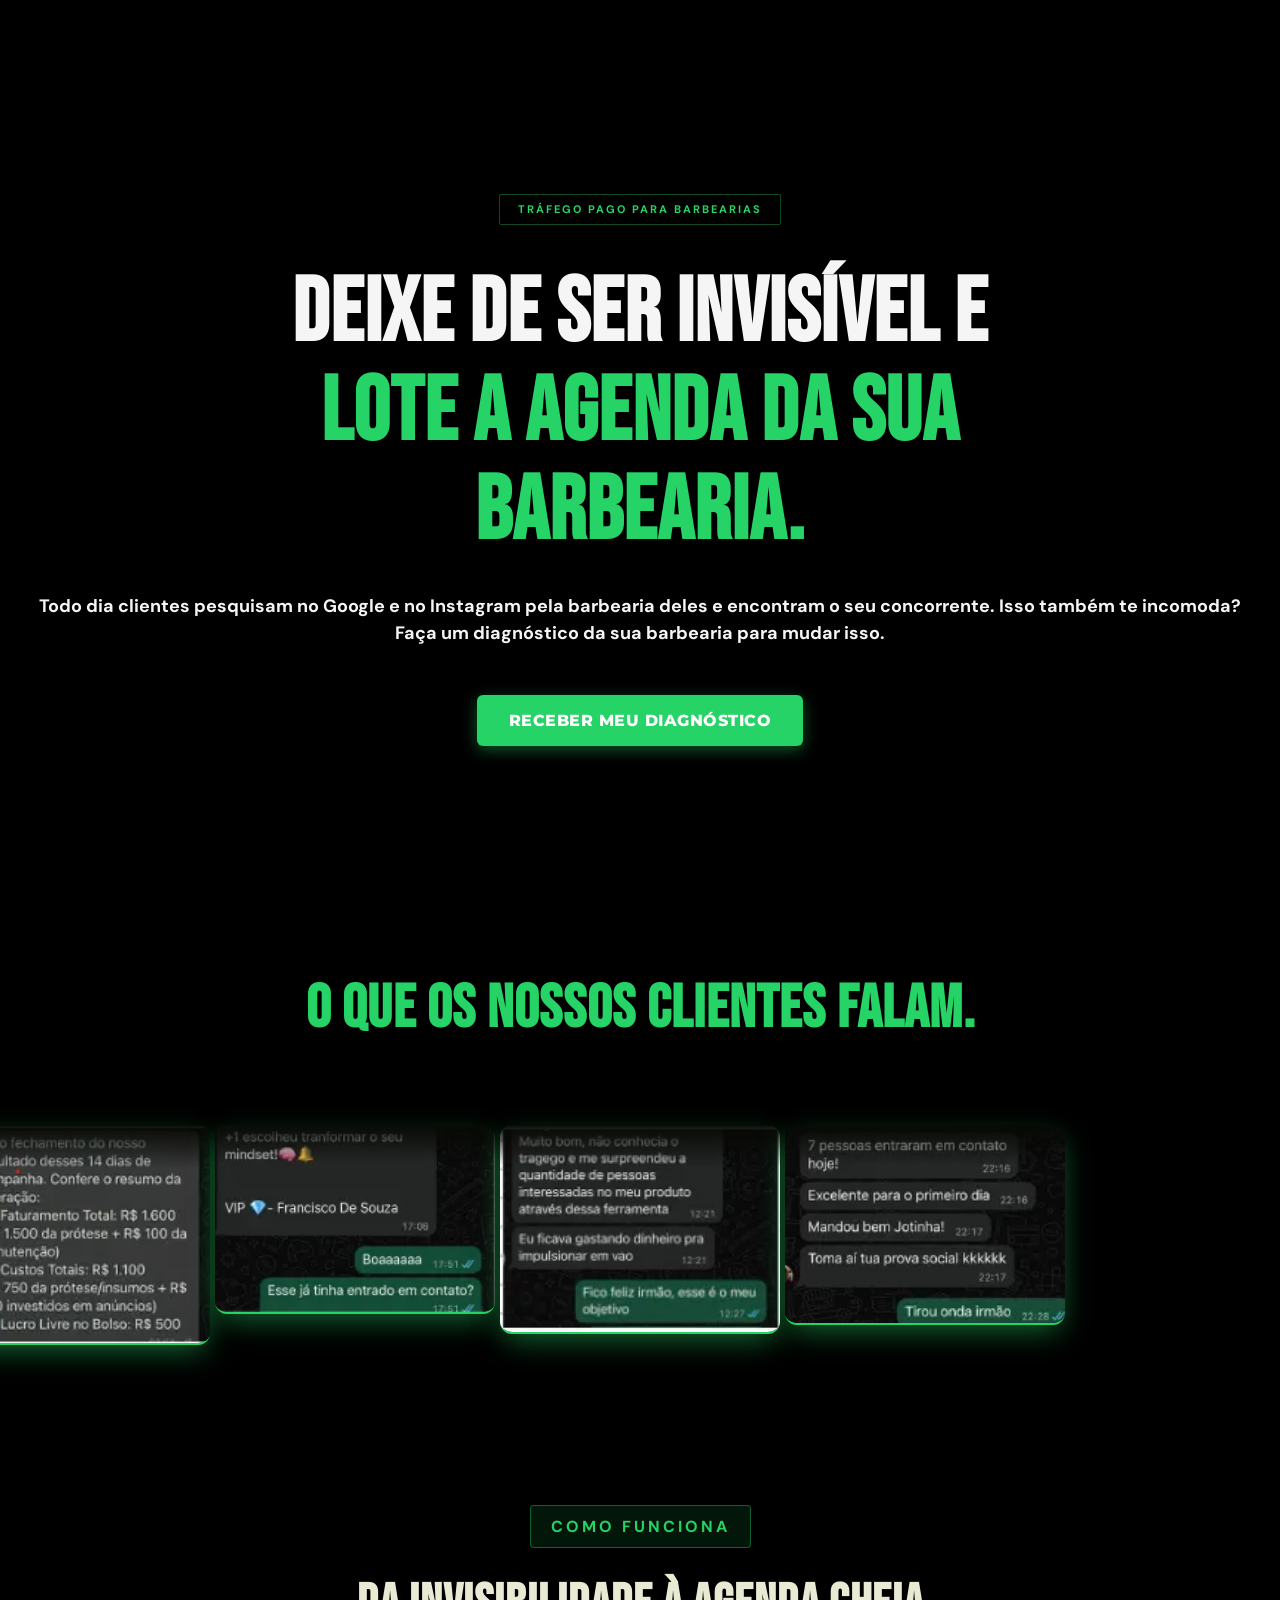
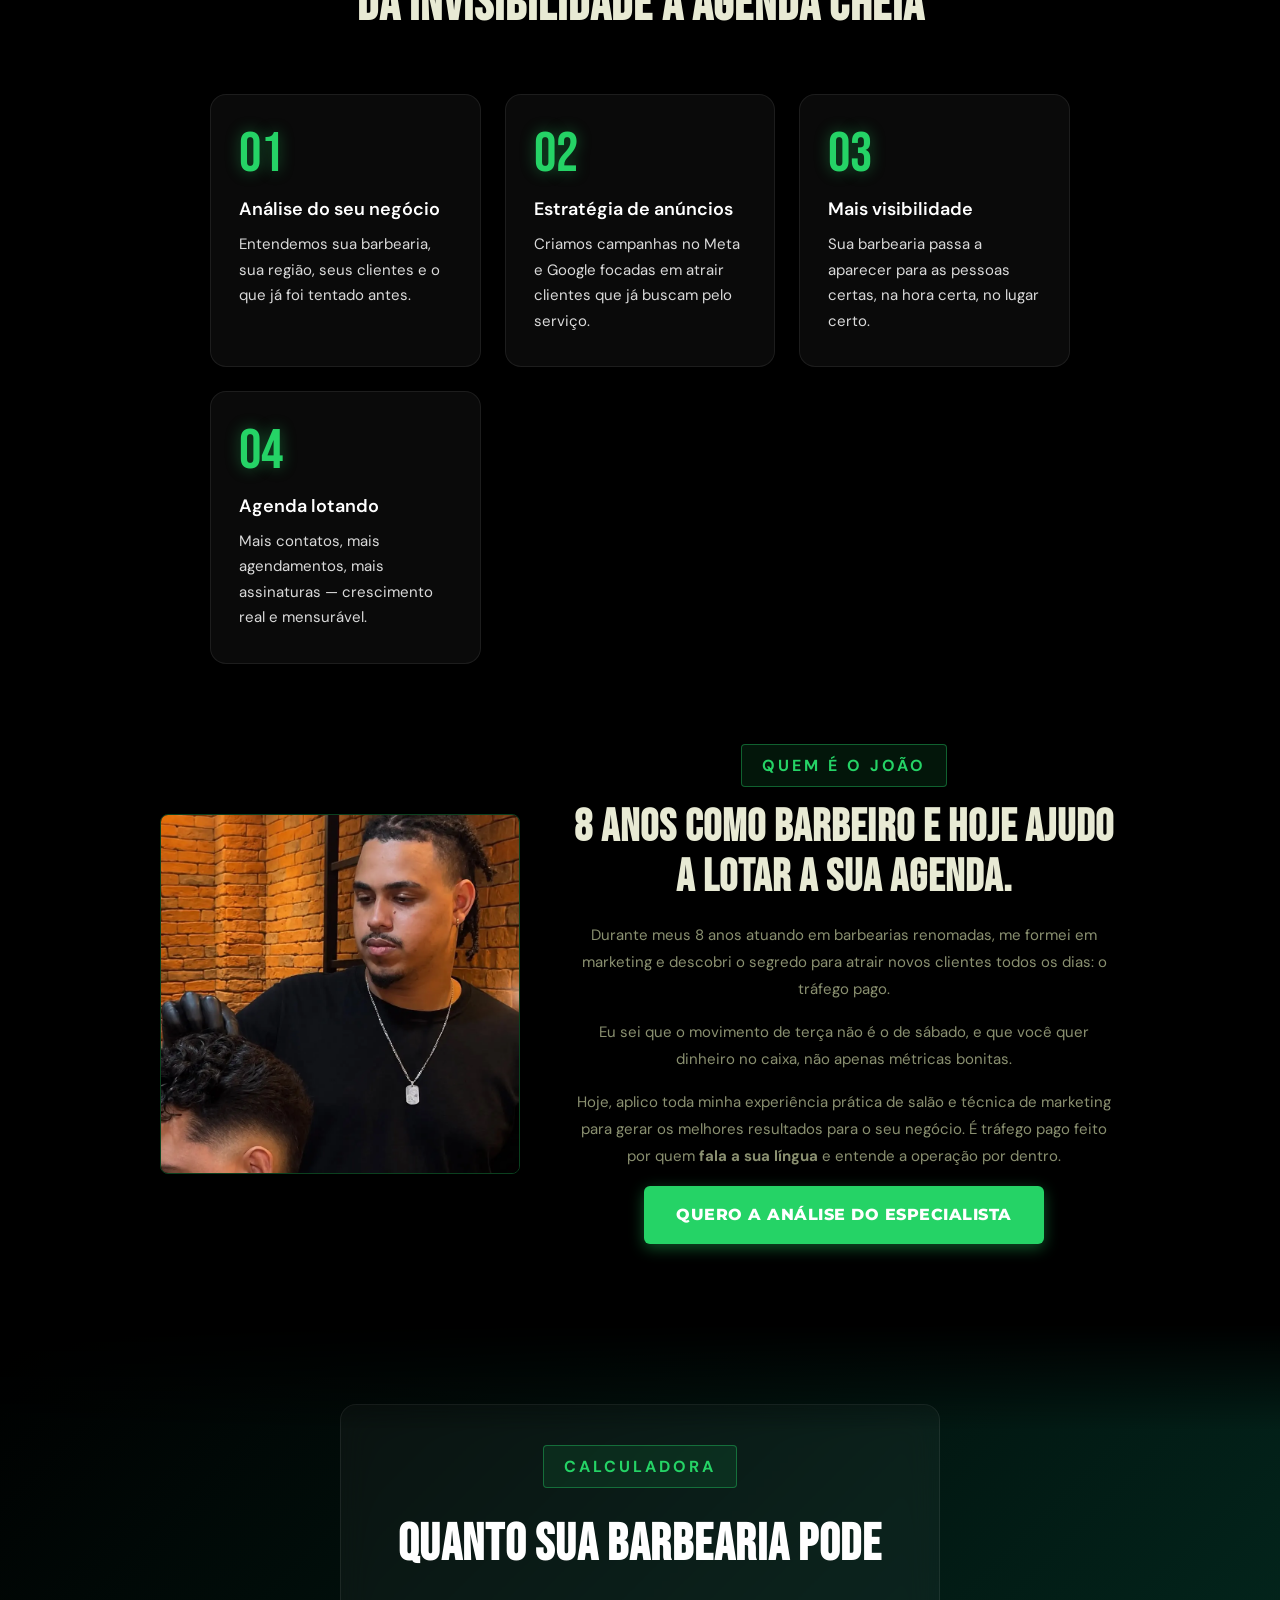
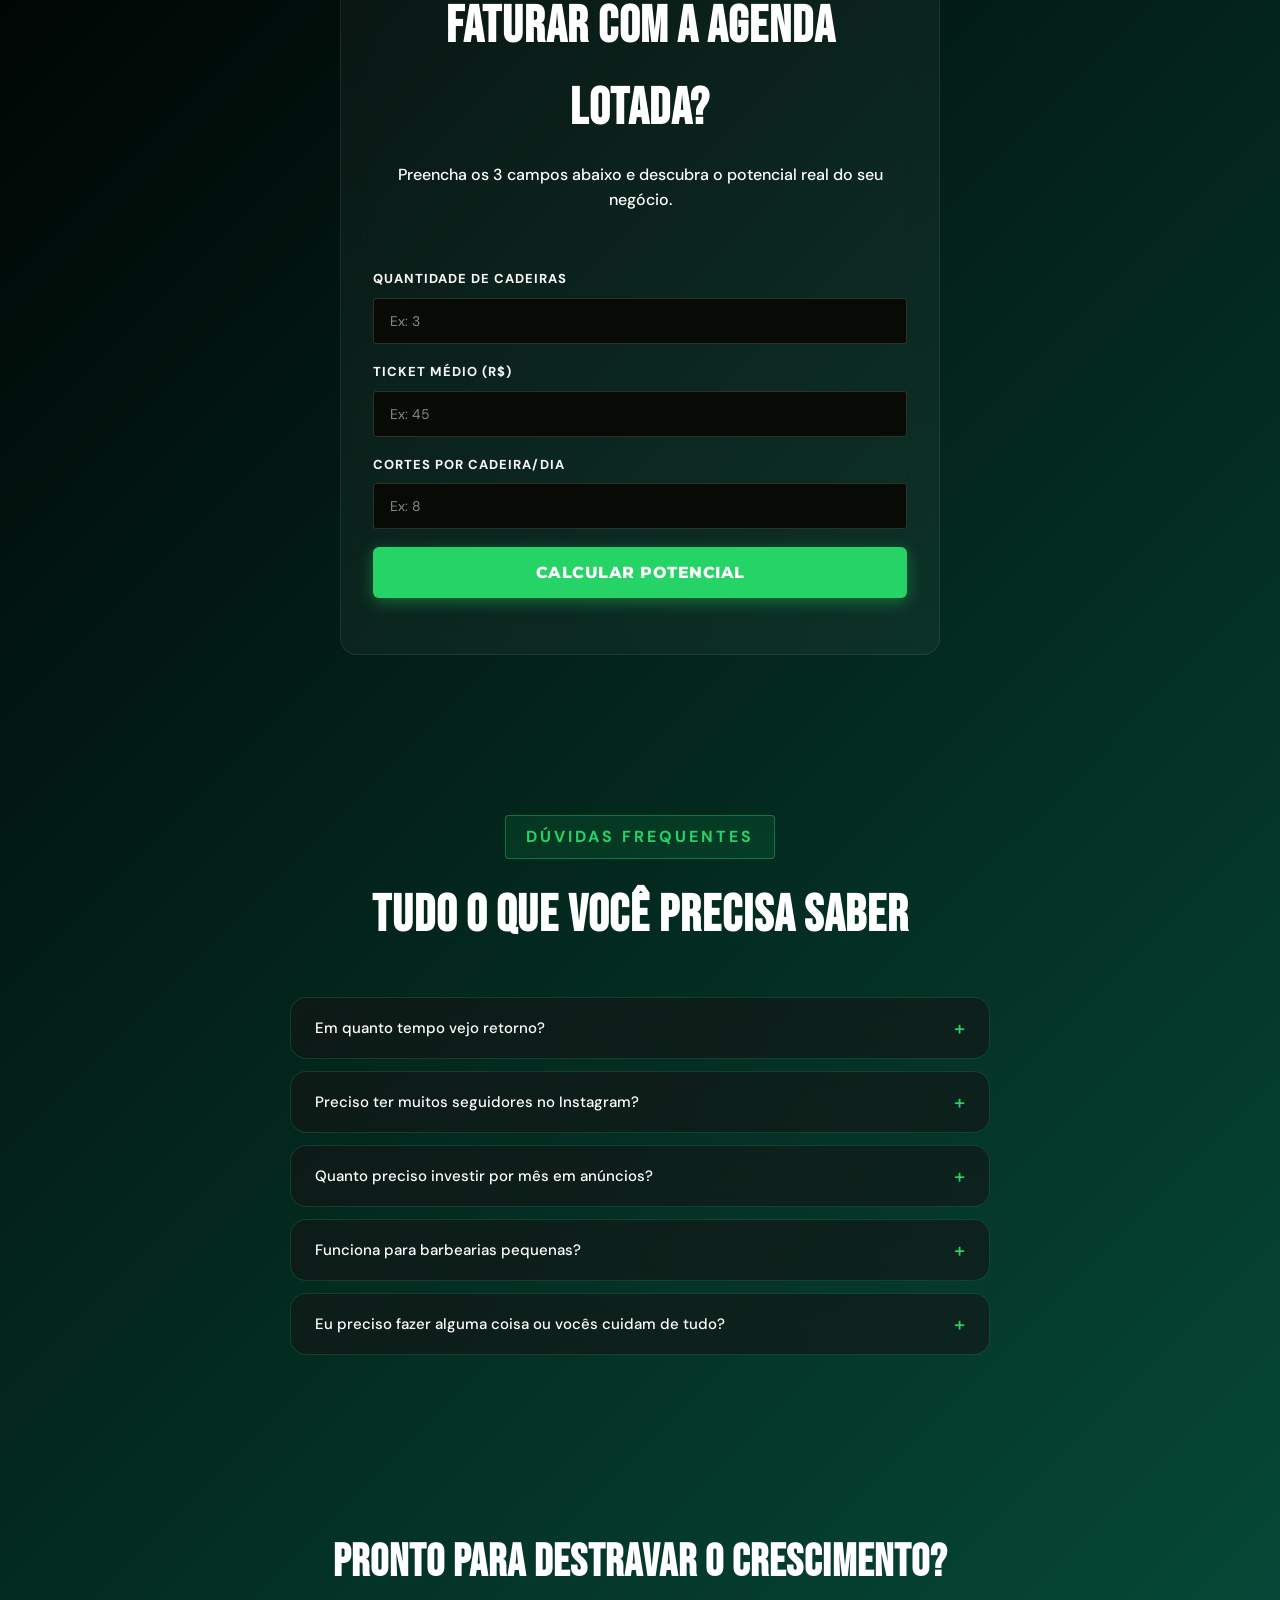
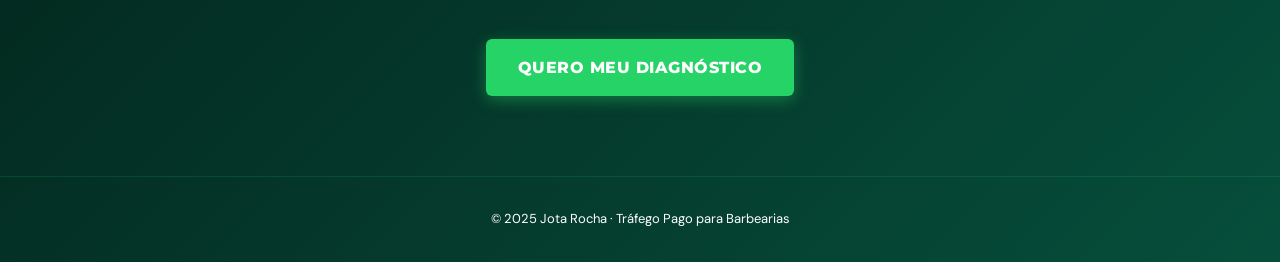
<file: index.html>
<!DOCTYPE html>
<html lang="pt-BR">

<head>
  <!-- Google Tag Manager -->
  <script>(function (w, d, s, l, i) {
      w[l] = w[l] || []; w[l].push({
        'gtm.start':
          new Date().getTime(), event: 'gtm.js'
      }); var f = d.getElementsByTagName(s)[0],
        j = d.createElement(s), dl = l != 'dataLayer' ? '&l=' + l : ''; j.async = true; j.src =
          'https://www.googletagmanager.com/gtm.js?id=' + i + dl; f.parentNode.insertBefore(j, f);
    })(window, document, 'script', 'dataLayer', 'GTM-TNDK32VH');</script>
  <!-- End Google Tag Manager -->
  <!-- Jota Tracking (pixel + servidor) -->
  <script src="jota-tracker.js?v=1"
    data-site="jota-ads"
    data-endpoint="https://dwjozttehrdkhbjzkkia.supabase.co/functions/v1/meta-capi/track"
    data-pixel="1526385979054190"
    data-auto-lead="off"
    defer></script>
  <!-- End Jota Tracking -->
  <meta charset="UTF-8">
  <meta name="viewport" content="width=device-width, initial-scale=1.0">
  <meta name="description" content="Especialista em tráfego pago para barbearias. Atraia mais clientes, lote sua agenda e aumente o faturamento com anúncios locais focados na sua região. Solicite agora sua análise gratuita.">
  <title>Jota | Tráfego Pago para Barbearias</title>
  <link rel="preload"
    href="https://fonts.googleapis.com/css2?family=Bebas+Neue&family=DM+Sans:wght@300;400;500&display=swap" as="style">
  <link href="https://fonts.googleapis.com/css2?family=Bebas+Neue&family=DM+Sans:wght@300;400;500&display=swap"
    rel="stylesheet">
  <link rel="preload" href="https://cdn.jsdelivr.net/npm/swiper@11/swiper-bundle.min.css" as="style">
  <link rel="stylesheet" href="https://cdn.jsdelivr.net/npm/swiper@11/swiper-bundle.min.css" />
  <link rel="preload" href="style.css?v=3" as="style">
  <link rel="stylesheet" href="style.css?v=3">

</head>

<body>
  <!-- Google Tag Manager (noscript) -->
  <noscript><iframe src="https://www.googletagmanager.com/ns.html?id=GTM-TNDK32VH" height="0" width="0"
      style="display:none;visibility:hidden"></iframe></noscript>
  <!-- End Google Tag Manager (noscript) -->
  <main>
    <section class="hero">
      <div class="badge">Tráfego pago para barbearias</div>
      <h1>DEIXE DE SER INVISÍVEL E <span>LOTE A AGENDA DA SUA BARBEARIA.</span></h1>
      <p>Todo dia clientes pesquisam no Google e no Instagram pela barbearia deles e encontram o seu concorrente. Isso
        também te incomoda?<br>Faça um diagnóstico da sua barbearia para&nbsp;mudar&nbsp;isso.</p>

      <div class="hero-cta-container" id="cta-container">
        <button type="button" class="btn-primary" style="font-size: 18px; text-transform: uppercase; font-weight: 800;"
          onclick="revealForm()">
          Receber meu diagnóstico
        </button>
      </div>

      <div id="formulario">
        <div class="form-wrap" id="form-container">
          <h2>Preencha e receba um diagnóstico do seu negócio.</h2>

          <!-- Barra de Progresso -->
          <div class="progress-container">
            <div class="progress-bar-fill" id="progress-fill"></div>
          </div>

          <form id="lead-form" onsubmit="enviarForm(event)">

            <!-- Passo 1: Cargo -->
            <div class="form-step active visible" id="step-1">
              <div class="form-group">
                <label>Você é barbeiro autônomo ou proprietário?</label>
                <input type="hidden" name="cargo" id="input-cargo" required />
                <div class="card-group">
                  <div class="card-option" data-field="cargo" data-value="Barbeiro Autônomo"
                    onclick="selectCardOption('cargo', 'Barbeiro Autônomo', 1)">
                    <div class="card-bullet"></div>
                    <div class="card-content">
                      <span class="card-title">Barbeiro Autônomo</span>
                    </div>
                  </div>
                  <div class="card-option" data-field="cargo" data-value="Proprietário de Barbearia"
                    onclick="selectCardOption('cargo', 'Proprietário de Barbearia', 1)">
                    <div class="card-bullet"></div>
                    <div class="card-content">
                      <span class="card-title">Proprietário de Barbearia</span>
                    </div>
                  </div>
                </div>
              </div>
            </div>


            <!-- Passo 2: Unidades (Apenas Proprietário) -->
            <div class="form-step" id="step-2">
              <div class="form-group">
                <label>Quantas unidades você possui?</label>
                <input type="hidden" name="unidades" id="input-unidades" required />
                <div class="card-group card-group-col">
                  <div class="card-option" data-field="unidades" data-value="1 unidade"
                    onclick="selectCardOption('unidades', '1 unidade', 2)">
                    <div class="card-bullet"></div>
                    <div class="card-content"><span class="card-title">1 unidade</span></div>
                  </div>
                  <div class="card-option" data-field="unidades" data-value="2 unidades"
                    onclick="selectCardOption('unidades', '2 unidades', 2)">
                    <div class="card-bullet"></div>
                    <div class="card-content"><span class="card-title">2 unidades</span></div>
                  </div>
                  <div class="card-option" data-field="unidades" data-value="3 a 5 unidades"
                    onclick="selectCardOption('unidades', '3 a 5 unidades', 2)">
                    <div class="card-bullet"></div>
                    <div class="card-content"><span class="card-title">3 a 5 unidades</span></div>
                  </div>
                  <div class="card-option" data-field="unidades" data-value="Mais de 5 unidades"
                    onclick="selectCardOption('unidades', 'Mais de 5 unidades', 2)">
                    <div class="card-bullet"></div>
                    <div class="card-content"><span class="card-title">Mais de 5 unidades</span></div>
                  </div>
                </div>
              </div>
              <div class="step-nav">
                <button type="button" class="btn-prev" onclick="prevStep(2)">← Voltar</button>
              </div>
            </div>

            <!-- Passo 3: Cadeiras (Apenas Proprietário) -->
            <div class="form-step" id="step-3">
              <div class="form-group">
                <label>Quantas cadeiras no total?</label>
                <input type="hidden" name="cadeiras" id="input-cadeiras" required />
                <div class="card-group card-group-col">
                  <div class="card-option" data-field="cadeiras" data-value="1 a 2 cadeiras"
                    onclick="selectCardOption('cadeiras', '1 a 2 cadeiras', 3)">
                    <div class="card-bullet"></div>
                    <div class="card-content"><span class="card-title">1 a 2 cadeiras</span></div>
                  </div>
                  <div class="card-option" data-field="cadeiras" data-value="3 a 5 cadeiras"
                    onclick="selectCardOption('cadeiras', '3 a 5 cadeiras', 3)">
                    <div class="card-bullet"></div>
                    <div class="card-content"><span class="card-title">3 a 5 cadeiras</span></div>
                  </div>
                  <div class="card-option" data-field="cadeiras" data-value="6 a 9 cadeiras"
                    onclick="selectCardOption('cadeiras', '6 a 9 cadeiras', 3)">
                    <div class="card-bullet"></div>
                    <div class="card-content"><span class="card-title">6 a 9 cadeiras</span></div>
                  </div>
                  <div class="card-option" data-field="cadeiras" data-value="10 ou mais cadeiras"
                    onclick="selectCardOption('cadeiras', '10 ou mais cadeiras', 3)">
                    <div class="card-bullet"></div>
                    <div class="card-content"><span class="card-title">10 ou mais cadeiras</span></div>
                  </div>
                </div>
              </div>
              <div class="step-nav">
                <button type="button" class="btn-prev" onclick="prevStep(3)">← Voltar</button>
              </div>
            </div>

            <!-- Passo 4: Já investiu em tráfego pago? -->
            <div class="form-step" id="step-4">
              <div class="form-group">
                <label>Já investiu em tráfego pago?</label>
                <input type="hidden" name="trafego" id="input-trafego" required />
                <div class="card-group">
                  <div class="card-option" data-field="trafego" data-value="sim"
                    onclick="selectCardOption('trafego', 'sim', 4)">
                    <div class="card-bullet"></div>
                    <div class="card-content">
                      <span class="card-title">Sim, já investi</span>
                    </div>
                  </div>
                  <div class="card-option" data-field="trafego" data-value="nao"
                    onclick="selectCardOption('trafego', 'nao', 4)">
                    <div class="card-bullet"></div>
                    <div class="card-content">
                      <span class="card-title">Não, nunca investi</span>
                    </div>
                  </div>
                </div>
              </div>
              <div class="step-nav">
                <button type="button" class="btn-prev" onclick="prevStep(4)">← Voltar</button>
              </div>
            </div>

            <!-- Passo 5: Quantia de Investimento -->
            <div class="form-step" id="step-5">
              <input type="hidden" name="valor_investido" id="input-valor_investido" value="-" />
              <input type="hidden" name="valor_pretendido" id="input-valor_pretendido" value="-" />

              <!-- Se já investiu (trafego == sim) -->
              <div id="step-5-sim" class="conditional-step-content" style="display: none;">
                <div class="form-group">
                  <label>Quanto você investia por mês?</label>
                  <div class="card-group card-group-col">
                    <div class="card-option" data-field="valor_investido" data-value="Até R$500"
                      onclick="selectCardOption('valor_investido', 'Até R$500', 5)">
                      <div class="card-bullet"></div>
                      <div class="card-content"><span class="card-title">Até R$500/mês</span></div>
                    </div>
                    <div class="card-option" data-field="valor_investido" data-value="R$500 a R$1.000"
                      onclick="selectCardOption('valor_investido', 'R$500 a R$1.000', 5)">
                      <div class="card-bullet"></div>
                      <div class="card-content"><span class="card-title">Entre R$500 e R$1.000/mês</span></div>
                    </div>
                    <div class="card-option" data-field="valor_investido" data-value="R$1.000 a R$3.000"
                      onclick="selectCardOption('valor_investido', 'R$1.000 a R$3.000', 5)">
                      <div class="card-bullet"></div>
                      <div class="card-content"><span class="card-title">Entre R$1.000 e R$3.000/mês</span></div>
                    </div>
                    <div class="card-option" data-field="valor_investido" data-value="R$3.000 a R$5.000"
                      onclick="selectCardOption('valor_investido', 'R$3.000 a R$5.000', 5)">
                      <div class="card-bullet"></div>
                      <div class="card-content"><span class="card-title">Entre R$3.000 e R$5.000/mês</span></div>
                    </div>
                    <div class="card-option" data-field="valor_investido" data-value="Acima de R$5.000"
                      onclick="selectCardOption('valor_investido', 'Acima de R$5.000', 5)">
                      <div class="card-bullet"></div>
                      <div class="card-content"><span class="card-title">Acima de R$5.000/mês</span></div>
                    </div>
                  </div>
                </div>
              </div>

              <!-- Se não investiu (trafego == nao) -->
              <div id="step-5-nao" class="conditional-step-content" style="display: none;">
                <div class="form-group">
                  <label>Quanto pretende investir por mês?</label>
                  <div class="card-group card-group-col">
                    <div class="card-option" data-field="valor_pretendido" data-value="Até R$500"
                      onclick="selectCardOption('valor_pretendido', 'Até R$500', 5)">
                      <div class="card-bullet"></div>
                      <div class="card-content"><span class="card-title">Até R$500/mês</span></div>
                    </div>
                    <div class="card-option" data-field="valor_pretendido" data-value="R$500 a R$1.000"
                      onclick="selectCardOption('valor_pretendido', 'R$500 a R$1.000', 5)">
                      <div class="card-bullet"></div>
                      <div class="card-content"><span class="card-title">Entre R$500 e R$1.000/mês</span></div>
                    </div>
                    <div class="card-option" data-field="valor_pretendido" data-value="R$1.000 a R$3.000"
                      onclick="selectCardOption('valor_pretendido', 'R$1.000 a R$3.000', 5)">
                      <div class="card-bullet"></div>
                      <div class="card-content"><span class="card-title">Entre R$1.000 e R$3.000/mês</span></div>
                    </div>
                    <div class="card-option" data-field="valor_pretendido" data-value="R$3.000 a R$5.000"
                      onclick="selectCardOption('valor_pretendido', 'R$3.000 a R$5.000', 5)">
                      <div class="card-bullet"></div>
                      <div class="card-content"><span class="card-title">Entre R$3.000 e R$5.000/mês</span></div>
                    </div>
                    <div class="card-option" data-field="valor_pretendido" data-value="Acima de R$5.000"
                      onclick="selectCardOption('valor_pretendido', 'Acima de R$5.000', 5)">
                      <div class="card-bullet"></div>
                      <div class="card-content"><span class="card-title">Acima de R$5.000/mês</span></div>
                    </div>
                  </div>
                </div>
              </div>

              <div class="step-nav">
                <button type="button" class="btn-prev" onclick="prevStep(5)">← Voltar</button>
              </div>
            </div>

            <!-- Passo 6: Experiência -->
            <div class="form-step" id="step-6">
              <div class="form-group">
                <label>Como foi sua experiência com tráfego pago?</label>
                <input type="hidden" name="experiencia" id="input-experiencia" value="-" />
                <div class="card-group card-group-col">
                  <div class="card-option" data-field="experiencia" data-value="Ótima"
                    onclick="selectCardOption('experiencia', 'Ótima', 6)">
                    <div class="card-bullet"></div>
                    <div class="card-content"><span class="card-title">Ótima — tive bons resultados</span></div>
                  </div>
                  <div class="card-option" data-field="experiencia" data-value="Regular"
                    onclick="selectCardOption('experiencia', 'Regular', 6)">
                    <div class="card-bullet"></div>
                    <div class="card-content"><span class="card-title">Regular — tive alguns resultados</span></div>
                  </div>
                  <div class="card-option" data-field="experiencia" data-value="Ruim"
                    onclick="selectCardOption('experiencia', 'Ruim', 6)">
                    <div class="card-bullet"></div>
                    <div class="card-content"><span class="card-title">Ruim — não tive retorno</span></div>
                  </div>
                  <div class="card-option" data-field="experiencia" data-value="Péssima"
                    onclick="selectCardOption('experiencia', 'Péssima', 6)">
                    <div class="card-bullet"></div>
                    <div class="card-content"><span class="card-title">Péssima — perdi dinheiro</span></div>
                  </div>
                </div>
              </div>

              <div class="step-nav">
                <button type="button" class="btn-prev" onclick="prevStep(6)">← Voltar</button>
              </div>
            </div>

            <!-- Passo 7: Faturamento -->
            <div class="form-step" id="step-7">
              <div class="form-group">
                <label>Faturamento mensal da barbearia</label>
                <input type="hidden" name="faturamento" id="input-faturamento" required />
                <div class="card-group card-group-col">
                  <div class="card-option" data-field="faturamento" data-value="Até R$8.000"
                    onclick="selectCardOption('faturamento', 'Até R$8.000', 7)">
                    <div class="card-bullet"></div>
                    <div class="card-content"><span class="card-title">Até R$8.000/mês</span></div>
                  </div>
                  <div class="card-option" data-field="faturamento" data-value="R$8.000 a R$15.000"
                    onclick="selectCardOption('faturamento', 'R$8.000 a R$15.000', 7)">
                    <div class="card-bullet"></div>
                    <div class="card-content"><span class="card-title">Entre R$8.000 e R$15.000/mês</span></div>
                  </div>
                  <div class="card-option" data-field="faturamento" data-value="R$15.000 a R$30.000"
                    onclick="selectCardOption('faturamento', 'R$15.000 a R$30.000', 7)">
                    <div class="card-bullet"></div>
                    <div class="card-content"><span class="card-title">Entre R$15.000 e R$30.000/mês</span></div>
                  </div>
                  <div class="card-option" data-field="faturamento" data-value="R$30.000 a R$50.000"
                    onclick="selectCardOption('faturamento', 'R$30.000 a R$50.000', 7)">
                    <div class="card-bullet"></div>
                    <div class="card-content"><span class="card-title">Entre R$30.000 e R$50.000/mês</span></div>
                  </div>
                  <div class="card-option" data-field="faturamento" data-value="Acima de R$50.000"
                    onclick="selectCardOption('faturamento', 'Acima de R$50.000', 7)">
                    <div class="card-bullet"></div>
                    <div class="card-content"><span class="card-title">Acima de R$50.000/mês</span></div>
                  </div>
                </div>
              </div>

              <div class="step-nav">
                <button type="button" class="btn-prev" onclick="prevStep(7)">← Voltar</button>
              </div>
            </div>

            <!-- Passo 8: Nome -->
            <div class="form-step" id="step-8">
              <div class="form-group">
                <label>Seu nome</label>
                <input type="text" name="nome" id="input-nome" placeholder="Ex: Carlos Silva" required />
              </div>
              <div style="margin-top: 24px;">
                <button type="button" class="btn-primary" onclick="goToStep(9)">Próximo Passo</button>
              </div>
              <div class="step-nav">
                <button type="button" class="btn-prev" onclick="prevStep(8)">← Voltar</button>
              </div>
            </div>

            <!-- Passo 9: WhatsApp -->
            <div class="form-step" id="step-9">
              <div class="form-group">
                <label>WhatsApp</label>
                <input type="tel" name="whatsapp" id="input-whatsapp" placeholder="(21) 99999-9999" required />
              </div>
              <div style="margin-top: 24px;">
                <button type="button" class="btn-primary" onclick="goToStep(10)">Próximo Passo</button>
              </div>
              <div class="step-nav">
                <button type="button" class="btn-prev" onclick="prevStep(9)">← Voltar</button>
              </div>
            </div>

            <!-- Passo 10: E-mail -->
            <div class="form-step" id="step-10">
              <div class="form-group">
                <label>Melhor e-mail</label>
                <input type="email" name="email" id="input-email" placeholder="seuemail@gmail.com" required />
              </div>
              <div style="margin-top: 24px;">
                <button type="button" class="btn-primary" onclick="goToStep(11)">Próximo Passo</button>
              </div>
              <div class="step-nav">
                <button type="button" class="btn-prev" onclick="prevStep(10)">← Voltar</button>
              </div>
            </div>

            <!-- Passo 11: Instagram -->
            <div class="form-step" id="step-11">
              <div class="form-group">
                <label>Instagram da barbearia</label>
                <input type="text" name="instagram" id="input-instagram" placeholder="@suabarbearia" />
              </div>

              <div id="submit-block" style="margin-top: 24px;">
                <button type="submit" id="btn-submit-lead" class="btn-primary btn-submit">Agendar sessão de
                  diagnóstico</button>
              </div>

              <div class="step-nav">
                <button type="button" class="btn-prev" onclick="prevStep(11)">← Voltar</button>
              </div>
            </div>


            <p class="form-disclaimer">Análise 100% gratuita e sem compromisso. Seus dados não serão compartilhados.</p>
          </form>
        </div>

        <div id="success-section" style="display:none;">
          <div class="success-check">
            <svg viewBox="0 0 52 52" xmlns="http://www.w3.org/2000/svg">
              <circle cx="26" cy="26" r="25" fill="none" stroke="var(--green-neon)" stroke-width="2"
                class="success-circle" />
              <path fill="none" stroke="var(--green-neon)" stroke-width="3" stroke-linecap="round"
                stroke-linejoin="round" d="M14.1 27.2l7.1 7.2 16.7-16.8" class="success-tick" />
            </svg>
          </div>
          <h3 class="success-title">Seus dados foram enviados</h3>
          <p class="success-sub">Agora finalize clicando abaixo para garantir seu diagnóstico</p>
          <a id="btn-whatsapp-final" href="#" target="_blank" class="btn-primary">
            <span>Garantir meu diagnóstico</span>
          </a>
          <div id="success-alternative" class="is-hidden" style="margin-top: 12px;">
            <p class="success-alt-msg">Um especialista vai analisar os dados e entrará em contato.</p>
          </div>
        </div>
      </div>
    </section>



    <!-- Prova Social (Depoimentos em Prints) -->
    <section class="prova-social-dinamica reveal-lento" id="resultados">
      <h2>O que os nossos clientes falam.</h2>

      <div class="swiper testimonial-swiper">
        <div class="swiper-wrapper">
          <!-- Substitua as URLs do placeholder abaixo pelos seus prints originais salvos em formato WebP -->
          <div class="swiper-slide">
            <img src="depoimento 1.webp" alt="Depoimento 1" width="188" height="146">
          </div>
          <div class="swiper-slide">
            <img src="depoimento 2.webp" alt="Depoimento 2" width="216" height="144">
          </div>
          <div class="swiper-slide">
            <img src="depoimento 3.webp" alt="Depoimento 3" width="196" height="145">
          </div>
          <div class="swiper-slide">
            <img src="depoimento 4.webp" alt="Depoimento 4" width="190" height="134">
          </div>
          <div class="swiper-slide">
            <img src="depoimento 5.webp" alt="Depoimento 5" width="187" height="137">
          </div>
        </div>
      </div>
    </section>

    <section class="como">
      <div class="como-inner">
        <div class="section-label" style="text-align:center">Como funciona</div>
        <h2>Da invisibilidade à agenda cheia</h2>
        <div class="steps">
          <div class="step reveal-left">
            <div class="step-num">01</div>
            <h3>Análise do seu negócio</h3>
            <p>Entendemos sua barbearia, sua região, seus clientes e o que já foi tentado antes.</p>
          </div>
          <div class="step reveal-right">
            <div class="step-num">02</div>
            <h3>Estratégia de anúncios</h3>
            <p>Criamos campanhas no Meta e Google focadas em atrair clientes que já buscam pelo serviço.</p>
          </div>
          <div class="step reveal-left">
            <div class="step-num">03</div>
            <h3>Mais visibilidade</h3>
            <p>Sua barbearia passa a aparecer para as pessoas certas, na hora certa, no lugar certo.</p>
          </div>
          <div class="step reveal-right">
            <div class="step-num">04</div>
            <h3>Agenda lotando</h3>
            <p>Mais contatos, mais agendamentos, mais assinaturas — crescimento real e mensurável.</p>
          </div>
        </div>
      </div>
    </section>

    <!-- Especialista -->
    <section class="especialista" id="especialista">
      <div class="especialista-inner">
        <div class="especialista-foto reveal-left">
          <img src="eu.webp" alt="Foto do Especialista João" class="foto-especialista" width="945" height="1276">
        </div>
        <div class="especialista-texto reveal-right" style="text-align: center;">
          <div class="section-label" style="text-align: center;">Quem é o João</div>
          <h2>8 ANOS COMO BARBEIRO E HOJE AJUDO A LOTAR A SUA AGENDA.</h2>
          <p>Durante meus 8 anos atuando em barbearias renomadas, me formei em marketing e descobri o segredo para
            atrair novos clientes todos os dias: o tráfego pago.</p>
          <p>Eu sei que o movimento de terça não é o de sábado, e que você quer dinheiro no caixa, não apenas métricas
            bonitas.</p>
          <p>Hoje, aplico toda minha experiência prática de salão e técnica de marketing para gerar os melhores
            resultados para o seu negócio. É tráfego pago feito por quem <strong>fala a sua língua</strong> e entende a
            operação por dentro.</p>
          <a href="#formulario" class="btn-primary" onclick="revealForm()">Quero a análise do especialista</a>
        </div>
      </div>
    </section>

    <!-- Fundo Dourado Animado Global -->
    <div class="bottom-gold-section">

      <!-- Simulador de Faturamento -->
      <section class="simulador reveal-simulador" id="simulador">
        <div class="simulador-inner">
          <div class="section-label" style="text-align:center">Calculadora</div>
          <h2>Quanto sua barbearia pode faturar com a agenda lotada?</h2>
          <p class="simulador-sub">Preencha os 3 campos abaixo e descubra o potencial real do seu negócio.</p>

          <div class="simulador-form reveal">
            <div class="sim-field">
              <label>Quantidade de cadeiras</label>
              <input type="number" id="sim-cadeiras" min="1" placeholder="Ex: 3" />
            </div>
            <div class="sim-field">
              <label>Ticket médio (R$)</label>
              <input type="number" id="sim-ticket" min="1" placeholder="Ex: 45" />
            </div>
            <div class="sim-field">
              <label>Cortes por cadeira/dia</label>
              <input type="number" id="sim-cortes" min="1" placeholder="Ex: 8" />
            </div>
            <button type="button" class="btn-primary" onclick="calcularPotencial()">Calcular Potencial</button>
          </div>

          <div id="sim-resultado" class="sim-resultado" style="display:none;">
            <p class="sim-resultado-label">Faturamento mensal estimado:</p>
            <p class="sim-resultado-valor" id="sim-valor">R$ 0</p>
            <p class="sim-resultado-desc">com agenda lotada (26 dias úteis/mês)</p>
            <a href="#formulario" class="btn-primary" onclick="revealForm()" style="margin-top:24px;">
              Quero atingir esse faturamento
            </a>
          </div>
        </div>
      </section>

      <!-- FAQ Acordeão -->
      <section class="faq" id="faq">
        <div class="faq-inner">
          <div class="section-label" style="text-align:center">Dúvidas frequentes</div>
          <h2>Tudo o que você precisa saber</h2>

          <div class="accordion stagger-group">
            <div class="accordion-item stagger-item">
              <button class="accordion-header" onclick="toggleAccordion(this)">
                Em quanto tempo vejo retorno?
                <span class="accordion-icon">+</span>
              </button>
              <div class="accordion-body">
                <p>Os primeiros resultados costumam aparecer entre 7 e 14 dias após a ativação das campanhas.
                  Em 30 dias, o fluxo de agendamentos já fica consistente. O tráfego pago atua como um verdadeiro
                  potencializador para a sua barbearia.</p>
              </div>
            </div>

            <div class="accordion-item stagger-item">
              <button class="accordion-header" onclick="toggleAccordion(this)">
                Preciso ter muitos seguidores no Instagram?
                <span class="accordion-icon">+</span>
              </button>
              <div class="accordion-body">
                <p>Não. Tráfego pago não depende de seguidores. Os anúncios são entregues diretamente
                  para pessoas da sua região que estão procurando pelo serviço.</p>
              </div>
            </div>

            <div class="accordion-item stagger-item">
              <button class="accordion-header" onclick="toggleAccordion(this)">
                Quanto preciso investir por mês em anúncios?
                <span class="accordion-icon">+</span>
              </button>
              <div class="accordion-body">
                <p>O investimento mínimo recomendado é de R$ 30,00 por dia em mídia paga.
                  Com essa verba já é possível gerar resultados consistentes para a maioria das barbearias.
                  Na sessão de diagnóstico, definimos juntos a verba ideal para o seu caso.</p>
              </div>
            </div>

            <div class="accordion-item stagger-item">
              <button class="accordion-header" onclick="toggleAccordion(this)">
                Funciona para barbearias pequenas?
                <span class="accordion-icon">+</span>
              </button>
              <div class="accordion-body">
                <p>Com certeza. Na verdade, barbearias menores costumam sentir o impacto mais rápido,
                  porque qualquer volume novo de clientes já faz diferença no caixa.
                  O tráfego é escalável, começamos no seu ritmo e crescemos junto.</p>
              </div>
            </div>

            <div class="accordion-item stagger-item">
              <button class="accordion-header" onclick="toggleAccordion(this)">
                Eu preciso fazer alguma coisa ou vocês cuidam de tudo?
                <span class="accordion-icon">+</span>
              </button>
              <div class="accordion-body">
                <p>A gente cuida de toda a parte técnica: criação, gerenciamento e otimização dos anúncios.
                  O que pedimos é alinhamento semanal rápido, que você esteja pronto para um atendimento rápido
                  aos novos contatos e pronto para gravar os conteúdos que serão usados nas campanhas. Sua parte é
                  cortar, a nossa é lotar a agenda.</p>
              </div>
            </div>
          </div>
        </div>
      </section>

      <!-- Final CTA -->
      <section class="final-cta-section reveal">
        <h2>Pronto para destravar o crescimento?</h2>
        <div class="hero-cta">
          <a href="#formulario" class="btn-primary btn-gigante btn-verde" onclick="revealForm()">
            Quero meu diagnóstico
          </a>
        </div>
      </section>

      <footer>
        <p>© 2025 Jota Rocha · Tráfego Pago para Barbearias</p>
      </footer>
    </div>
  </main>

  <script src="https://cdn.jsdelivr.net/npm/swiper@11/swiper-bundle.min.js"></script>
  <script src="script.js?v=4"></script>

</body>

</html>
</file>
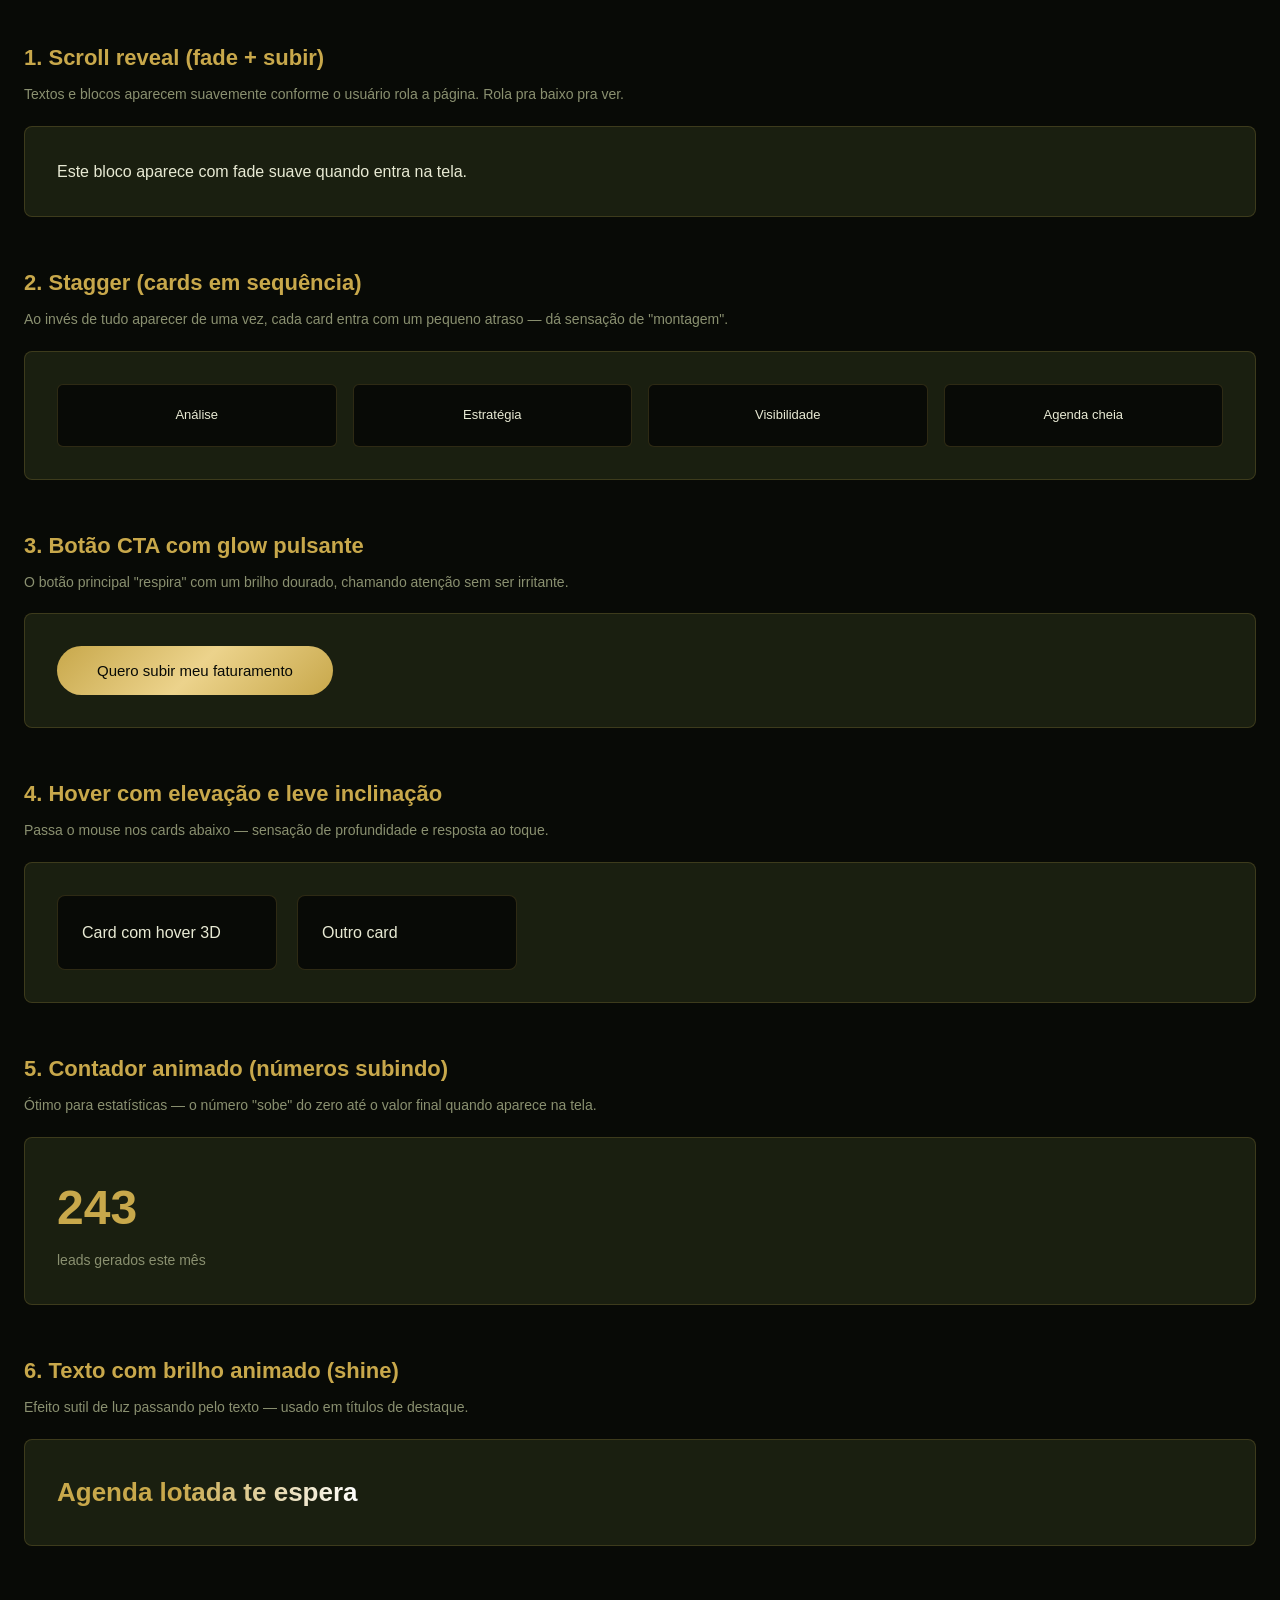
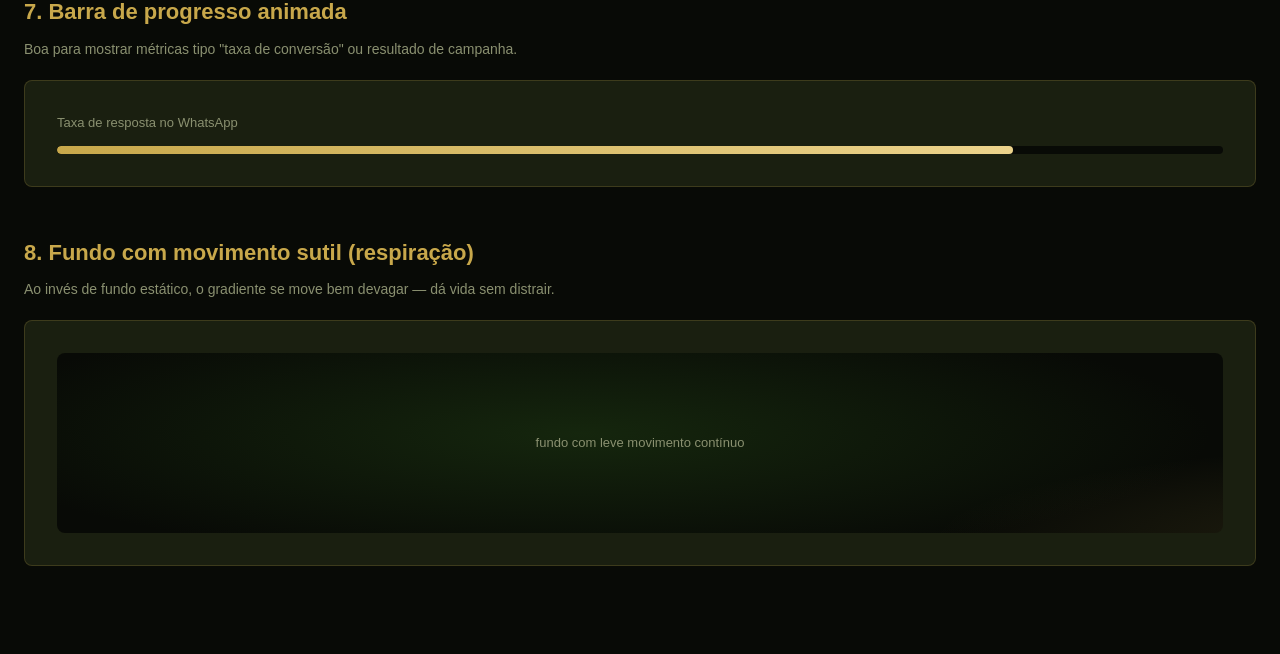
<file: demo-animacoes.html>
<!DOCTYPE html>
<html lang="pt-BR">
<head>
<meta charset="UTF-8">
<title>Demo de Animações - Jota Ads</title>
<style>
  :root {
    --gold: #c8a84b;
    --green: #2d5a1b;
    --green-light: #4a8c2a;
    --black: #080a06;
    --black-mid: #111508;
    --black-soft: #1a1f10;
    --text: #e8ead4;
    --text-muted: #8a9070;
    --border: rgba(200,168,75,0.2);
  }
  * { box-sizing: border-box; margin: 0; padding: 0; }
  body {
    font-family: 'DM Sans', sans-serif;
    background: var(--black);
    color: var(--text);
    padding: 40px 24px;
    line-height: 1.6;
  }
  h1 { font-size: 22px; margin-bottom: 8px; color: var(--gold); }
  .desc { color: var(--text-muted); font-size: 14px; margin-bottom: 20px; }
  .demo-block {
    border: 1px solid var(--border);
    border-radius: 8px;
    padding: 32px;
    margin-bottom: 48px;
    background: var(--black-soft);
  }

  /* 1. SCROLL REVEAL */
  .reveal {
    opacity: 0;
    transform: translateY(30px);
    transition: opacity 0.7s ease, transform 0.7s ease;
  }
  .reveal.in-view { opacity: 1; transform: translateY(0); }

  /* 2. STAGGER (cards aparecendo em sequência) */
  .stagger-grid { display: flex; gap: 16px; flex-wrap: wrap; }
  .stagger-card {
    flex: 1; min-width: 140px;
    background: var(--black); border: 1px solid var(--border); border-radius: 6px;
    padding: 20px; text-align: center; font-size: 13px;
    opacity: 0; transform: translateY(20px) scale(0.95);
    transition: opacity 0.5s ease, transform 0.5s ease;
  }
  .stagger-card.in-view { opacity: 1; transform: translateY(0) scale(1); }

  /* 3. BOTÃO COM GLOW PULSANTE */
  .btn-pulse {
    display: inline-block; background: linear-gradient(135deg, var(--gold), #ecd38c, var(--gold));
    color: var(--black); font-weight: 500; padding: 16px 40px; border-radius: 50px;
    border: none; cursor: pointer; font-size: 15px;
    animation: pulseGlow 2.2s ease-in-out infinite;
    transition: transform 0.2s ease;
  }
  .btn-pulse:hover { transform: translateY(-2px) scale(1.03); }
  @keyframes pulseGlow {
    0%, 100% { box-shadow: 0 0 8px rgba(200,168,75,0.35); }
    50% { box-shadow: 0 0 24px rgba(200,168,75,0.65); }
  }

  /* 4. HOVER TILT + BRILHO EM CARDS */
  .tilt-card {
    background: var(--black); border: 1px solid var(--border); border-radius: 8px;
    padding: 24px; width: 220px; cursor: pointer;
    transition: transform 0.25s ease, border-color 0.25s ease, box-shadow 0.25s ease;
  }
  .tilt-card:hover {
    transform: translateY(-6px) rotateX(4deg);
    border-color: rgba(200,168,75,0.6);
    box-shadow: 0 12px 24px rgba(0,0,0,0.4);
  }

  /* 5. NÚMERO CONTADOR */
  .counter-num { font-size: 48px; font-weight: 700; color: var(--gold); }

  /* 6. TEXTO COM GRADIENTE ANIMADO (efeito "shine") */
  .shine-text {
    font-size: 26px; font-weight: 700;
    background: linear-gradient(90deg, var(--gold) 20%, #fff 50%, var(--gold) 80%);
    background-size: 200% auto;
    -webkit-background-clip: text; background-clip: text; color: transparent;
    animation: shine 3s linear infinite;
  }
  @keyframes shine { to { background-position: -200% center; } }

  /* 7. LINHA DE PROGRESSO ANIMADA */
  .bar-track { background: var(--black); border-radius: 4px; height: 8px; overflow: hidden; margin-top: 12px; }
  .bar-fill {
    height: 100%; width: 0%; background: linear-gradient(90deg, var(--gold), #ecd38c);
    border-radius: 4px; transition: width 1.4s cubic-bezier(0.25,1,0.5,1);
  }
  .bar-fill.in-view { width: 82%; }

  /* 8. BACKGROUND COM MOVIMENTO SUTIL (parallax leve) */
  .parallax-box {
    position: relative; height: 180px; border-radius: 8px; overflow: hidden;
    background: radial-gradient(ellipse 60% 80% at 30% 30%, rgba(45,90,27,0.35), transparent 60%),
                radial-gradient(ellipse 50% 60% at 80% 70%, rgba(200,168,75,0.15), transparent 60%),
                var(--black);
    background-size: 150% 150%;
    animation: driftBg 8s ease-in-out infinite alternate;
    display: flex; align-items: center; justify-content: center; color: var(--text-muted); font-size: 13px;
  }
  @keyframes driftBg {
    from { background-position: 0% 0%, 100% 100%, 0 0; }
    to { background-position: 20% 20%, 80% 80%, 0 0; }
  }

  button { font-family: inherit; }
</style>
</head>
<body>

<h1>1. Scroll reveal (fade + subir)</h1>
<p class="desc">Textos e blocos aparecem suavemente conforme o usuário rola a página. Rola pra baixo pra ver.</p>
<div class="demo-block reveal">Este bloco aparece com fade suave quando entra na tela.</div>

<h1>2. Stagger (cards em sequência)</h1>
<p class="desc">Ao invés de tudo aparecer de uma vez, cada card entra com um pequeno atraso — dá sensação de "montagem".</p>
<div class="demo-block">
  <div class="stagger-grid">
    <div class="stagger-card">Análise</div>
    <div class="stagger-card">Estratégia</div>
    <div class="stagger-card">Visibilidade</div>
    <div class="stagger-card">Agenda cheia</div>
  </div>
</div>

<h1>3. Botão CTA com glow pulsante</h1>
<p class="desc">O botão principal "respira" com um brilho dourado, chamando atenção sem ser irritante.</p>
<div class="demo-block">
  <button class="btn-pulse">Quero subir meu faturamento</button>
</div>

<h1>4. Hover com elevação e leve inclinação</h1>
<p class="desc">Passa o mouse nos cards abaixo — sensação de profundidade e resposta ao toque.</p>
<div class="demo-block" style="display:flex; gap:20px; flex-wrap:wrap;">
  <div class="tilt-card">Card com hover 3D</div>
  <div class="tilt-card">Outro card</div>
</div>

<h1>5. Contador animado (números subindo)</h1>
<p class="desc">Ótimo para estatísticas — o número "sobe" do zero até o valor final quando aparece na tela.</p>
<div class="demo-block">
  <div class="counter-num" id="counter">0</div>
  <span class="desc">leads gerados este mês</span>
</div>

<h1>6. Texto com brilho animado (shine)</h1>
<p class="desc">Efeito sutil de luz passando pelo texto — usado em títulos de destaque.</p>
<div class="demo-block">
  <span class="shine-text">Agenda lotada te espera</span>
</div>

<h1>7. Barra de progresso animada</h1>
<p class="desc">Boa para mostrar métricas tipo "taxa de conversão" ou resultado de campanha.</p>
<div class="demo-block">
  <p style="font-size:13px; color:var(--text-muted);">Taxa de resposta no WhatsApp</p>
  <div class="bar-track"><div class="bar-fill"></div></div>
</div>

<h1>8. Fundo com movimento sutil (respiração)</h1>
<p class="desc">Ao invés de fundo estático, o gradiente se move bem devagar — dá vida sem distrair.</p>
<div class="demo-block">
  <div class="parallax-box">fundo com leve movimento contínuo</div>
</div>

<script>
  const observer = new IntersectionObserver((entries) => {
    entries.forEach(entry => {
      if (entry.isIntersecting) {
        entry.target.classList.add('in-view');
      }
    });
  }, { threshold: 0.2 });

  document.querySelectorAll('.reveal, .bar-fill').forEach(el => observer.observe(el));

  const staggerCards = document.querySelectorAll('.stagger-card');
  const staggerObserver = new IntersectionObserver((entries) => {
    entries.forEach(entry => {
      if (entry.isIntersecting) {
        staggerCards.forEach((card, i) => {
          setTimeout(() => card.classList.add('in-view'), i * 120);
        });
        staggerObserver.disconnect();
      }
    });
  }, { threshold: 0.2 });
  if (staggerCards.length) staggerObserver.observe(staggerCards[0].parentElement);

  const counterEl = document.getElementById('counter');
  const counterObserver = new IntersectionObserver((entries) => {
    entries.forEach(entry => {
      if (entry.isIntersecting) {
        let val = 0;
        const target = 247;
        const step = () => {
          val += Math.ceil((target - val) / 8);
          counterEl.textContent = val;
          if (val < target) requestAnimationFrame(step);
          else counterEl.textContent = target;
        };
        step();
        counterObserver.disconnect();
      }
    });
  }, { threshold: 0.3 });
  counterObserver.observe(counterEl);
</script>

</body>
</html>
</file>
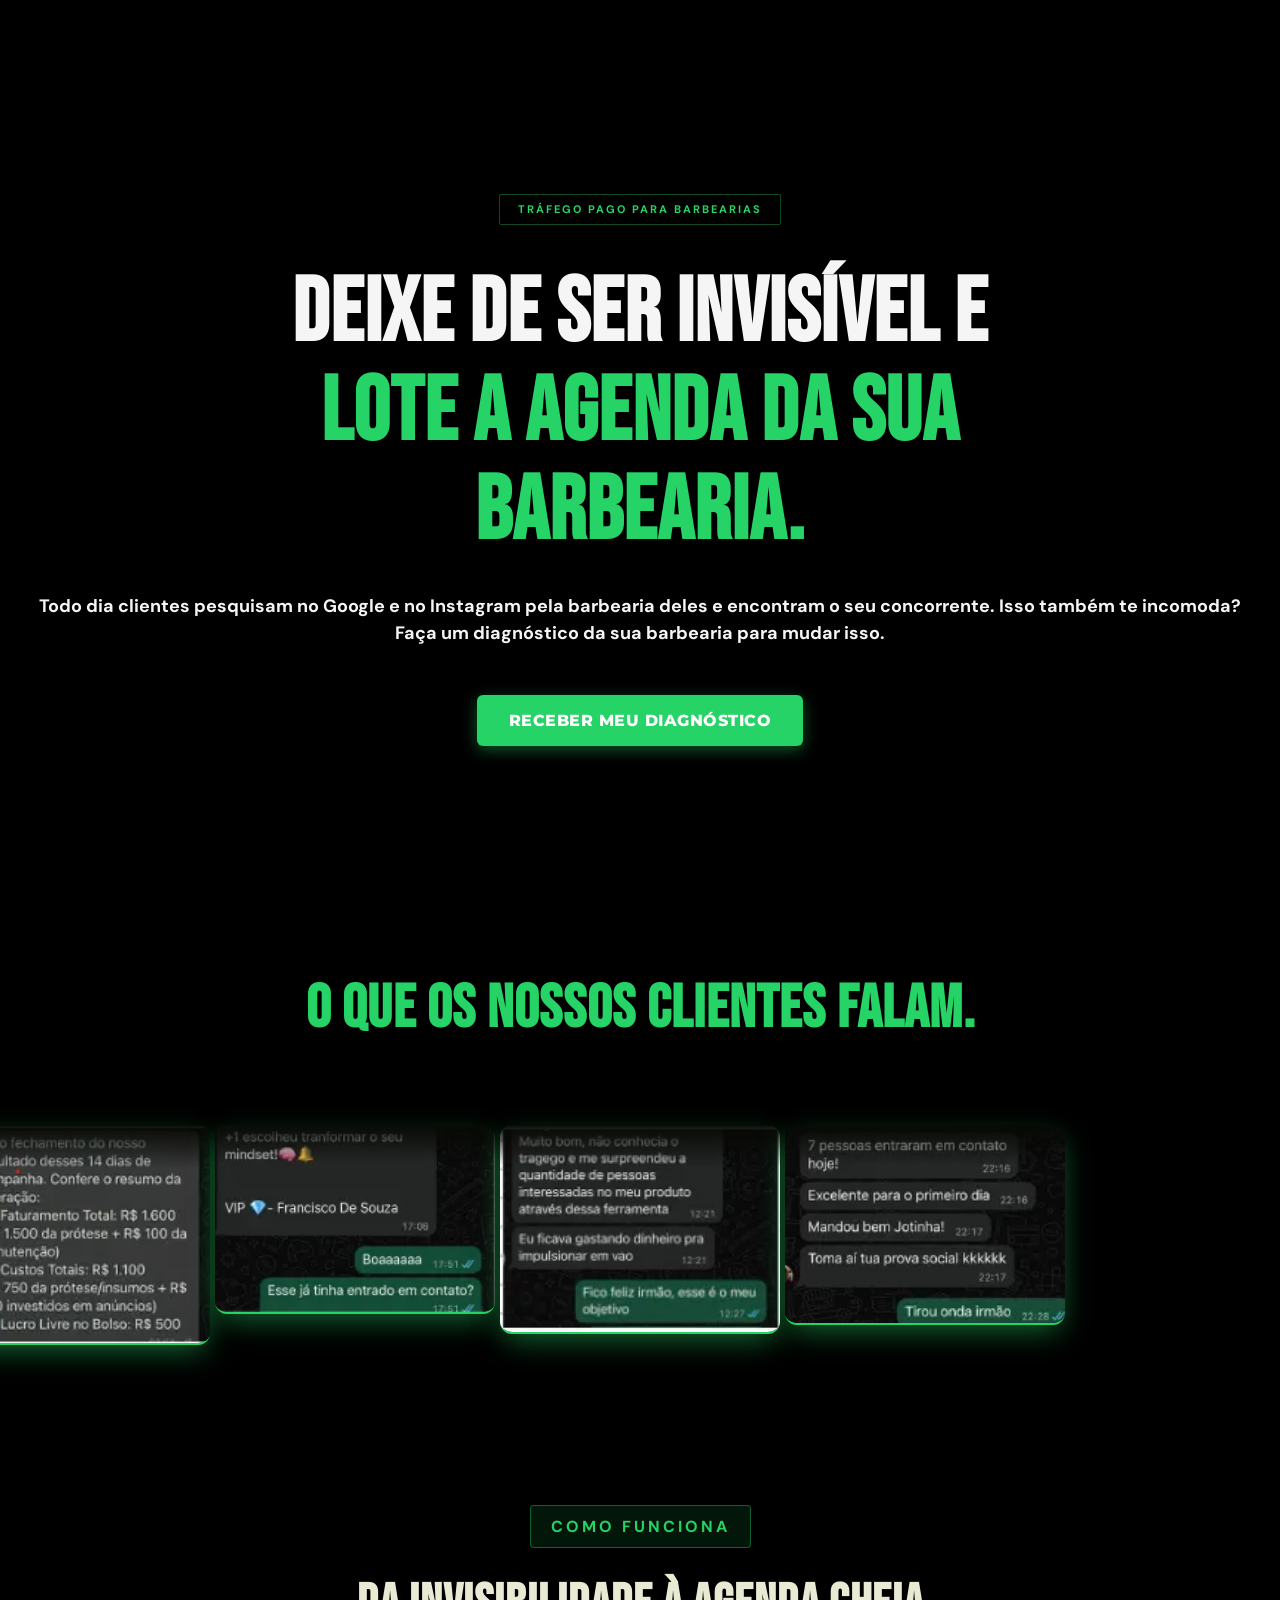
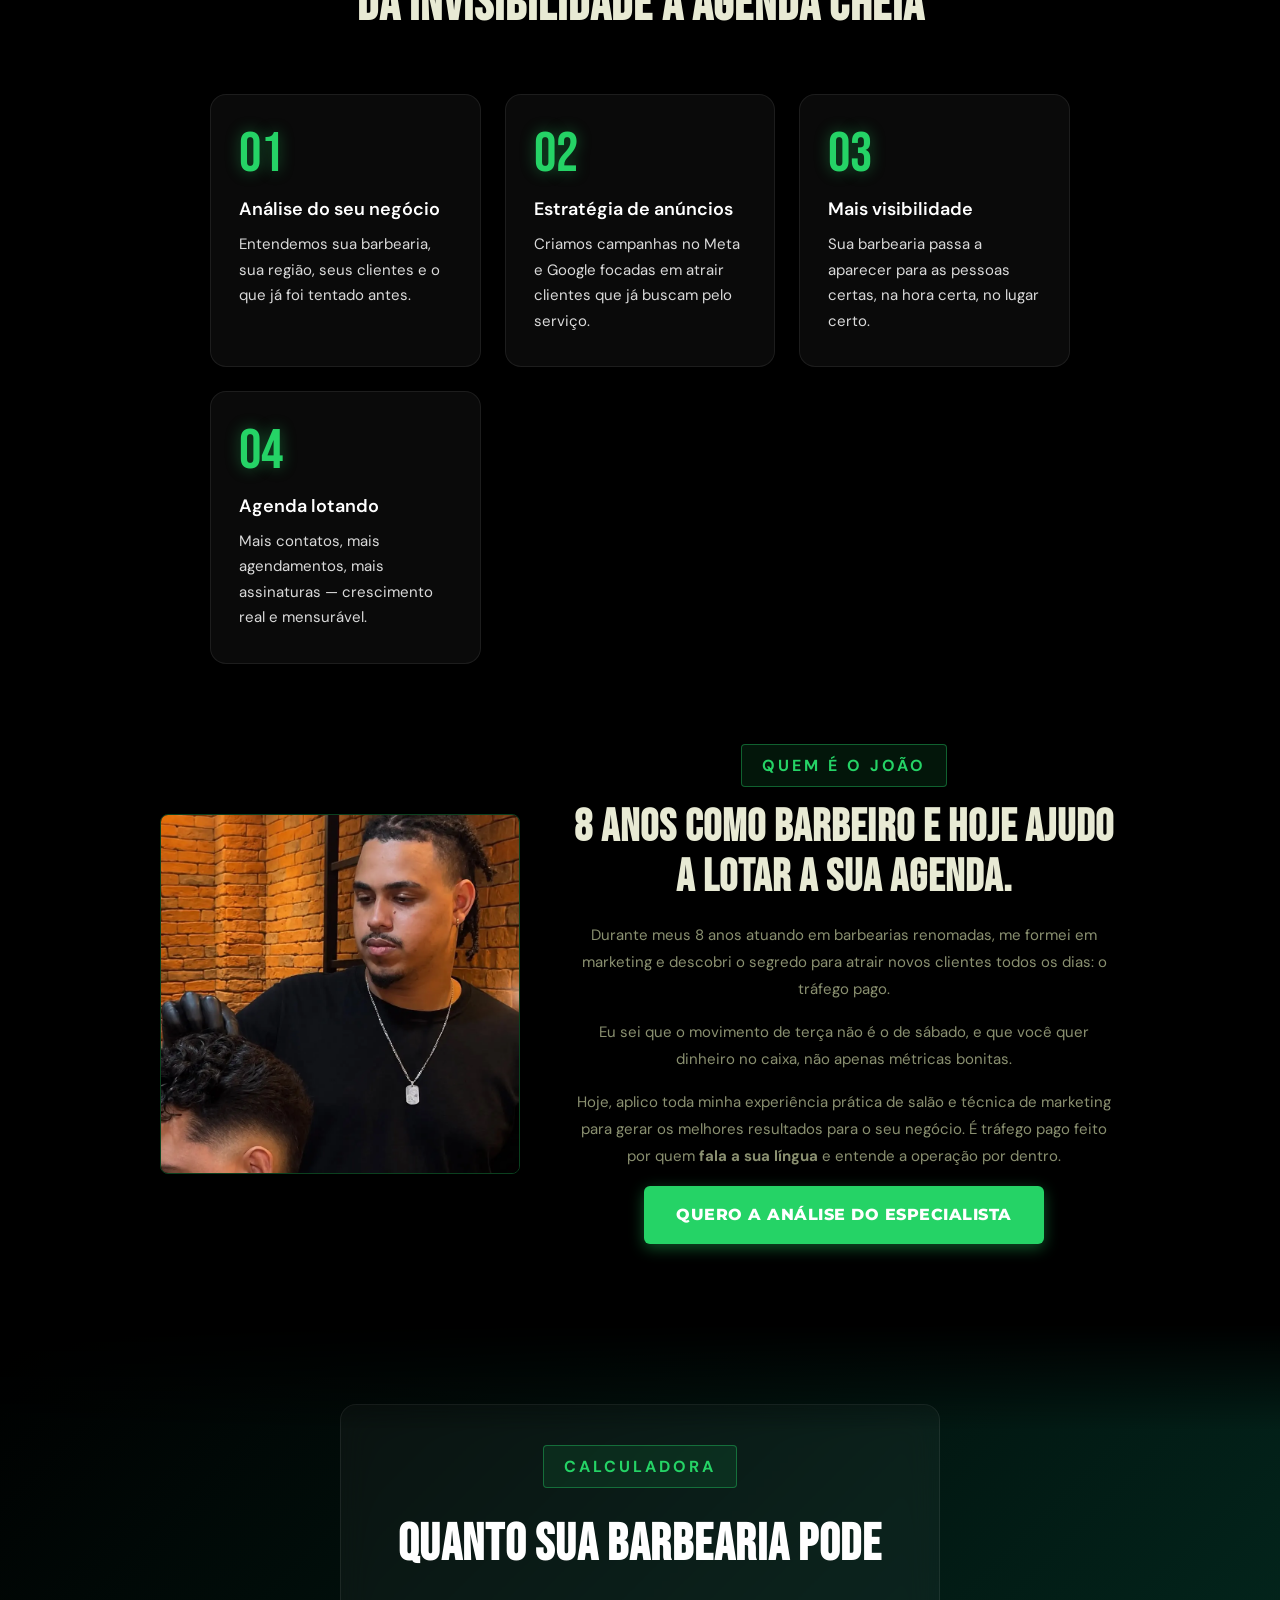
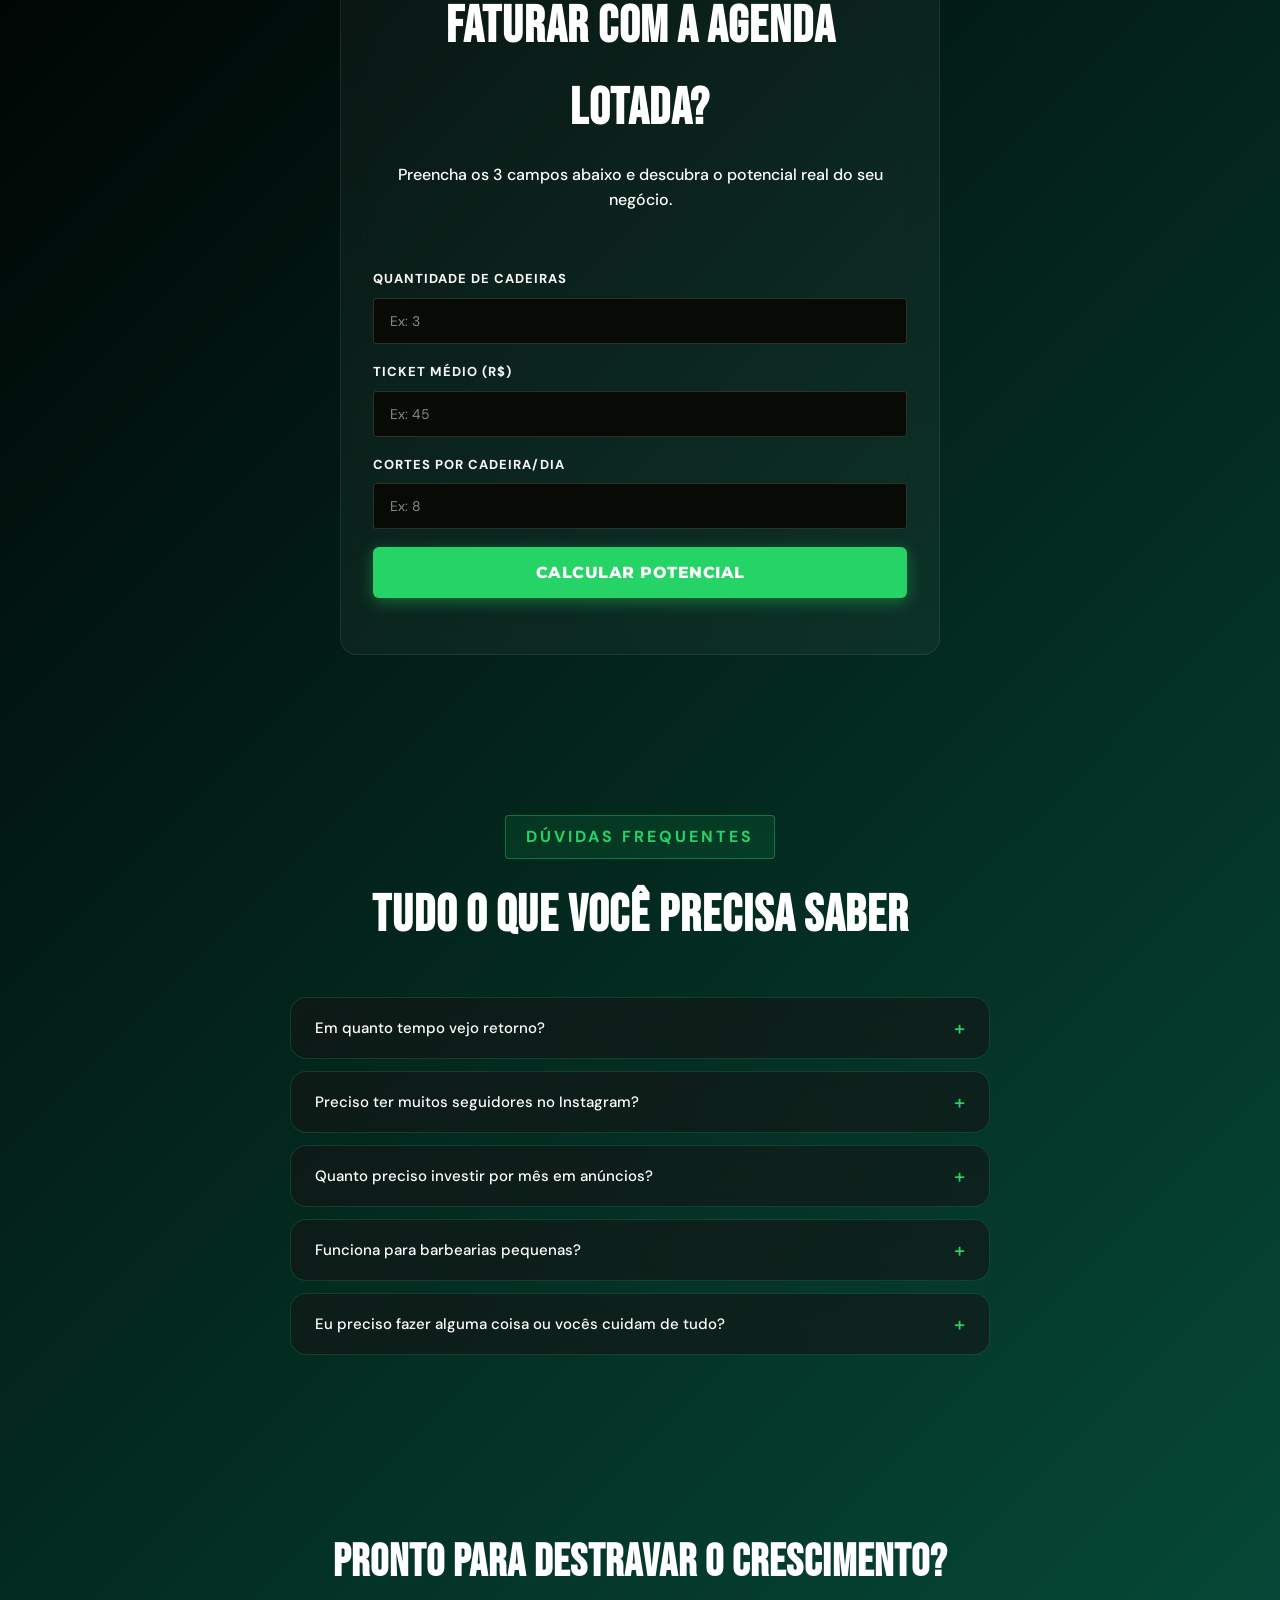
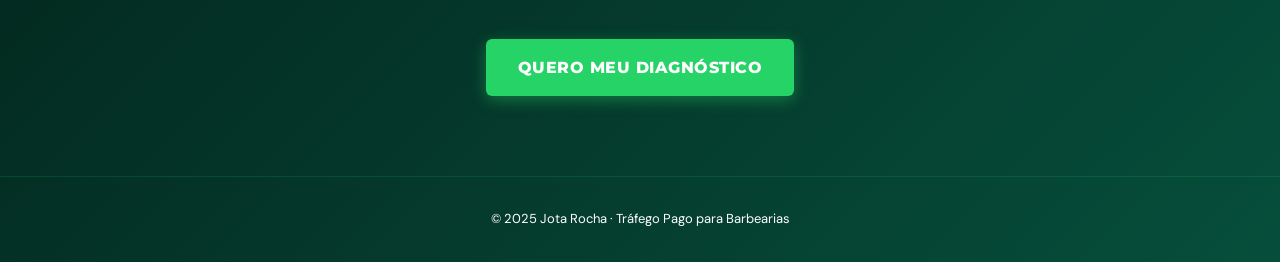
<file: index (1).html>
<!DOCTYPE html>
<html lang="pt-BR">

<head>
  <!-- Google Tag Manager -->
  <script>(function (w, d, s, l, i) {
      w[l] = w[l] || []; w[l].push({
        'gtm.start':
          new Date().getTime(), event: 'gtm.js'
      }); var f = d.getElementsByTagName(s)[0],
        j = d.createElement(s), dl = l != 'dataLayer' ? '&l=' + l : ''; j.async = true; j.src =
          'https://www.googletagmanager.com/gtm.js?id=' + i + dl; f.parentNode.insertBefore(j, f);
    })(window, document, 'script', 'dataLayer', 'GTM-TNDK32VH');</script>
  <!-- End Google Tag Manager -->
  <!-- Jota Tracking (pixel + servidor) -->
  <script src="jota-tracker.js?v=1"
    data-site="jota-ads"
    data-endpoint="https://dwjozttehrdkhbjzkkia.supabase.co/functions/v1/meta-capi/track"
    data-pixel="1526385979054190"
    data-auto-lead="off"
    defer></script>
  <!-- End Jota Tracking -->
  <meta charset="UTF-8">
  <meta name="viewport" content="width=device-width, initial-scale=1.0">
  <meta name="description" content="Especialista em tráfego pago para barbearias. Atraia mais clientes, lote sua agenda e aumente o faturamento com anúncios locais focados na sua região. Solicite agora sua análise gratuita.">
  <title>Jota | Tráfego Pago para Barbearias</title>
  <link rel="preload"
    href="https://fonts.googleapis.com/css2?family=Bebas+Neue&family=DM+Sans:wght@300;400;500&display=swap" as="style">
  <link href="https://fonts.googleapis.com/css2?family=Bebas+Neue&family=DM+Sans:wght@300;400;500&display=swap"
    rel="stylesheet">
  <link rel="preload" href="https://cdn.jsdelivr.net/npm/swiper@11/swiper-bundle.min.css" as="style">
  <link rel="stylesheet" href="https://cdn.jsdelivr.net/npm/swiper@11/swiper-bundle.min.css" />
  <link rel="preload" href="style.css?v=3" as="style">
  <link rel="stylesheet" href="style.css?v=3">

</head>

<body>
  <!-- Google Tag Manager (noscript) -->
  <noscript><iframe src="https://www.googletagmanager.com/ns.html?id=GTM-TNDK32VH" height="0" width="0"
      style="display:none;visibility:hidden"></iframe></noscript>
  <!-- End Google Tag Manager (noscript) -->
  <main>
    <section class="hero">
      <div class="badge">Tráfego pago para barbearias</div>
      <h1>DEIXE DE SER INVISÍVEL E <span>LOTE A AGENDA DA SUA BARBEARIA.</span></h1>
      <p>Todo dia clientes pesquisam no Google e no Instagram pela barbearia deles e encontram o seu concorrente. Isso
        também te incomoda?<br>Faça um diagnóstico da sua barbearia para&nbsp;mudar&nbsp;isso.</p>

      <div class="hero-cta-container" id="cta-container">
        <button type="button" class="btn-primary" style="font-size: 18px; text-transform: uppercase; font-weight: 800;"
          onclick="revealForm()">
          Receber meu diagnóstico
        </button>
      </div>

      <div id="formulario">
        <div class="form-wrap" id="form-container">
          <h2>Preencha e receba um diagnóstico do seu negócio.</h2>

          <!-- Barra de Progresso -->
          <div class="progress-container">
            <div class="progress-bar-fill" id="progress-fill"></div>
          </div>

          <form id="lead-form" onsubmit="enviarForm(event)">

            <!-- Passo 1: Cargo -->
            <div class="form-step active visible" id="step-1">
              <div class="form-group">
                <label>Você é barbeiro autônomo ou proprietário?</label>
                <input type="hidden" name="cargo" id="input-cargo" required />
                <div class="card-group">
                  <div class="card-option" data-field="cargo" data-value="Barbeiro Autônomo"
                    onclick="selectCardOption('cargo', 'Barbeiro Autônomo', 1)">
                    <div class="card-bullet"></div>
                    <div class="card-content">
                      <span class="card-title">Barbeiro Autônomo</span>
                    </div>
                  </div>
                  <div class="card-option" data-field="cargo" data-value="Proprietário de Barbearia"
                    onclick="selectCardOption('cargo', 'Proprietário de Barbearia', 1)">
                    <div class="card-bullet"></div>
                    <div class="card-content">
                      <span class="card-title">Proprietário de Barbearia</span>
                    </div>
                  </div>
                </div>
              </div>
            </div>


            <!-- Passo 2: Unidades (Apenas Proprietário) -->
            <div class="form-step" id="step-2">
              <div class="form-group">
                <label>Quantas unidades você possui?</label>
                <input type="hidden" name="unidades" id="input-unidades" required />
                <div class="card-group card-group-col">
                  <div class="card-option" data-field="unidades" data-value="1 unidade"
                    onclick="selectCardOption('unidades', '1 unidade', 2)">
                    <div class="card-bullet"></div>
                    <div class="card-content"><span class="card-title">1 unidade</span></div>
                  </div>
                  <div class="card-option" data-field="unidades" data-value="2 unidades"
                    onclick="selectCardOption('unidades', '2 unidades', 2)">
                    <div class="card-bullet"></div>
                    <div class="card-content"><span class="card-title">2 unidades</span></div>
                  </div>
                  <div class="card-option" data-field="unidades" data-value="3 a 5 unidades"
                    onclick="selectCardOption('unidades', '3 a 5 unidades', 2)">
                    <div class="card-bullet"></div>
                    <div class="card-content"><span class="card-title">3 a 5 unidades</span></div>
                  </div>
                  <div class="card-option" data-field="unidades" data-value="Mais de 5 unidades"
                    onclick="selectCardOption('unidades', 'Mais de 5 unidades', 2)">
                    <div class="card-bullet"></div>
                    <div class="card-content"><span class="card-title">Mais de 5 unidades</span></div>
                  </div>
                </div>
              </div>
              <div class="step-nav">
                <button type="button" class="btn-prev" onclick="prevStep(2)">← Voltar</button>
              </div>
            </div>

            <!-- Passo 3: Cadeiras (Apenas Proprietário) -->
            <div class="form-step" id="step-3">
              <div class="form-group">
                <label>Quantas cadeiras no total?</label>
                <input type="hidden" name="cadeiras" id="input-cadeiras" required />
                <div class="card-group card-group-col">
                  <div class="card-option" data-field="cadeiras" data-value="1 a 2 cadeiras"
                    onclick="selectCardOption('cadeiras', '1 a 2 cadeiras', 3)">
                    <div class="card-bullet"></div>
                    <div class="card-content"><span class="card-title">1 a 2 cadeiras</span></div>
                  </div>
                  <div class="card-option" data-field="cadeiras" data-value="3 a 5 cadeiras"
                    onclick="selectCardOption('cadeiras', '3 a 5 cadeiras', 3)">
                    <div class="card-bullet"></div>
                    <div class="card-content"><span class="card-title">3 a 5 cadeiras</span></div>
                  </div>
                  <div class="card-option" data-field="cadeiras" data-value="6 a 9 cadeiras"
                    onclick="selectCardOption('cadeiras', '6 a 9 cadeiras', 3)">
                    <div class="card-bullet"></div>
                    <div class="card-content"><span class="card-title">6 a 9 cadeiras</span></div>
                  </div>
                  <div class="card-option" data-field="cadeiras" data-value="10 ou mais cadeiras"
                    onclick="selectCardOption('cadeiras', '10 ou mais cadeiras', 3)">
                    <div class="card-bullet"></div>
                    <div class="card-content"><span class="card-title">10 ou mais cadeiras</span></div>
                  </div>
                </div>
              </div>
              <div class="step-nav">
                <button type="button" class="btn-prev" onclick="prevStep(3)">← Voltar</button>
              </div>
            </div>

            <!-- Passo 4: Já investiu em tráfego pago? -->
            <div class="form-step" id="step-4">
              <div class="form-group">
                <label>Já investiu em tráfego pago?</label>
                <input type="hidden" name="trafego" id="input-trafego" required />
                <div class="card-group">
                  <div class="card-option" data-field="trafego" data-value="sim"
                    onclick="selectCardOption('trafego', 'sim', 4)">
                    <div class="card-bullet"></div>
                    <div class="card-content">
                      <span class="card-title">Sim, já investi</span>
                    </div>
                  </div>
                  <div class="card-option" data-field="trafego" data-value="nao"
                    onclick="selectCardOption('trafego', 'nao', 4)">
                    <div class="card-bullet"></div>
                    <div class="card-content">
                      <span class="card-title">Não, nunca investi</span>
                    </div>
                  </div>
                </div>
              </div>
              <div class="step-nav">
                <button type="button" class="btn-prev" onclick="prevStep(4)">← Voltar</button>
              </div>
            </div>

            <!-- Passo 5: Quantia de Investimento -->
            <div class="form-step" id="step-5">
              <input type="hidden" name="valor_investido" id="input-valor_investido" value="-" />
              <input type="hidden" name="valor_pretendido" id="input-valor_pretendido" value="-" />

              <!-- Se já investiu (trafego == sim) -->
              <div id="step-5-sim" class="conditional-step-content" style="display: none;">
                <div class="form-group">
                  <label>Quanto você investia por mês?</label>
                  <div class="card-group card-group-col">
                    <div class="card-option" data-field="valor_investido" data-value="Até R$500"
                      onclick="selectCardOption('valor_investido', 'Até R$500', 5)">
                      <div class="card-bullet"></div>
                      <div class="card-content"><span class="card-title">Até R$500/mês</span></div>
                    </div>
                    <div class="card-option" data-field="valor_investido" data-value="R$500 a R$1.000"
                      onclick="selectCardOption('valor_investido', 'R$500 a R$1.000', 5)">
                      <div class="card-bullet"></div>
                      <div class="card-content"><span class="card-title">Entre R$500 e R$1.000/mês</span></div>
                    </div>
                    <div class="card-option" data-field="valor_investido" data-value="R$1.000 a R$3.000"
                      onclick="selectCardOption('valor_investido', 'R$1.000 a R$3.000', 5)">
                      <div class="card-bullet"></div>
                      <div class="card-content"><span class="card-title">Entre R$1.000 e R$3.000/mês</span></div>
                    </div>
                    <div class="card-option" data-field="valor_investido" data-value="R$3.000 a R$5.000"
                      onclick="selectCardOption('valor_investido', 'R$3.000 a R$5.000', 5)">
                      <div class="card-bullet"></div>
                      <div class="card-content"><span class="card-title">Entre R$3.000 e R$5.000/mês</span></div>
                    </div>
                    <div class="card-option" data-field="valor_investido" data-value="Acima de R$5.000"
                      onclick="selectCardOption('valor_investido', 'Acima de R$5.000', 5)">
                      <div class="card-bullet"></div>
                      <div class="card-content"><span class="card-title">Acima de R$5.000/mês</span></div>
                    </div>
                  </div>
                </div>
              </div>

              <!-- Se não investiu (trafego == nao) -->
              <div id="step-5-nao" class="conditional-step-content" style="display: none;">
                <div class="form-group">
                  <label>Quanto pretende investir por mês?</label>
                  <div class="card-group card-group-col">
                    <div class="card-option" data-field="valor_pretendido" data-value="Até R$500"
                      onclick="selectCardOption('valor_pretendido', 'Até R$500', 5)">
                      <div class="card-bullet"></div>
                      <div class="card-content"><span class="card-title">Até R$500/mês</span></div>
                    </div>
                    <div class="card-option" data-field="valor_pretendido" data-value="R$500 a R$1.000"
                      onclick="selectCardOption('valor_pretendido', 'R$500 a R$1.000', 5)">
                      <div class="card-bullet"></div>
                      <div class="card-content"><span class="card-title">Entre R$500 e R$1.000/mês</span></div>
                    </div>
                    <div class="card-option" data-field="valor_pretendido" data-value="R$1.000 a R$3.000"
                      onclick="selectCardOption('valor_pretendido', 'R$1.000 a R$3.000', 5)">
                      <div class="card-bullet"></div>
                      <div class="card-content"><span class="card-title">Entre R$1.000 e R$3.000/mês</span></div>
                    </div>
                    <div class="card-option" data-field="valor_pretendido" data-value="R$3.000 a R$5.000"
                      onclick="selectCardOption('valor_pretendido', 'R$3.000 a R$5.000', 5)">
                      <div class="card-bullet"></div>
                      <div class="card-content"><span class="card-title">Entre R$3.000 e R$5.000/mês</span></div>
                    </div>
                    <div class="card-option" data-field="valor_pretendido" data-value="Acima de R$5.000"
                      onclick="selectCardOption('valor_pretendido', 'Acima de R$5.000', 5)">
                      <div class="card-bullet"></div>
                      <div class="card-content"><span class="card-title">Acima de R$5.000/mês</span></div>
                    </div>
                  </div>
                </div>
              </div>

              <div class="step-nav">
                <button type="button" class="btn-prev" onclick="prevStep(5)">← Voltar</button>
              </div>
            </div>

            <!-- Passo 6: Experiência -->
            <div class="form-step" id="step-6">
              <div class="form-group">
                <label>Como foi sua experiência com tráfego pago?</label>
                <input type="hidden" name="experiencia" id="input-experiencia" value="-" />
                <div class="card-group card-group-col">
                  <div class="card-option" data-field="experiencia" data-value="Ótima"
                    onclick="selectCardOption('experiencia', 'Ótima', 6)">
                    <div class="card-bullet"></div>
                    <div class="card-content"><span class="card-title">Ótima — tive bons resultados</span></div>
                  </div>
                  <div class="card-option" data-field="experiencia" data-value="Regular"
                    onclick="selectCardOption('experiencia', 'Regular', 6)">
                    <div class="card-bullet"></div>
                    <div class="card-content"><span class="card-title">Regular — tive alguns resultados</span></div>
                  </div>
                  <div class="card-option" data-field="experiencia" data-value="Ruim"
                    onclick="selectCardOption('experiencia', 'Ruim', 6)">
                    <div class="card-bullet"></div>
                    <div class="card-content"><span class="card-title">Ruim — não tive retorno</span></div>
                  </div>
                  <div class="card-option" data-field="experiencia" data-value="Péssima"
                    onclick="selectCardOption('experiencia', 'Péssima', 6)">
                    <div class="card-bullet"></div>
                    <div class="card-content"><span class="card-title">Péssima — perdi dinheiro</span></div>
                  </div>
                </div>
              </div>

              <div class="step-nav">
                <button type="button" class="btn-prev" onclick="prevStep(6)">← Voltar</button>
              </div>
            </div>

            <!-- Passo 7: Faturamento -->
            <div class="form-step" id="step-7">
              <div class="form-group">
                <label>Faturamento mensal da barbearia</label>
                <input type="hidden" name="faturamento" id="input-faturamento" required />
                <div class="card-group card-group-col">
                  <div class="card-option" data-field="faturamento" data-value="Até R$8.000"
                    onclick="selectCardOption('faturamento', 'Até R$8.000', 7)">
                    <div class="card-bullet"></div>
                    <div class="card-content"><span class="card-title">Até R$8.000/mês</span></div>
                  </div>
                  <div class="card-option" data-field="faturamento" data-value="R$8.000 a R$15.000"
                    onclick="selectCardOption('faturamento', 'R$8.000 a R$15.000', 7)">
                    <div class="card-bullet"></div>
                    <div class="card-content"><span class="card-title">Entre R$8.000 e R$15.000/mês</span></div>
                  </div>
                  <div class="card-option" data-field="faturamento" data-value="R$15.000 a R$30.000"
                    onclick="selectCardOption('faturamento', 'R$15.000 a R$30.000', 7)">
                    <div class="card-bullet"></div>
                    <div class="card-content"><span class="card-title">Entre R$15.000 e R$30.000/mês</span></div>
                  </div>
                  <div class="card-option" data-field="faturamento" data-value="R$30.000 a R$50.000"
                    onclick="selectCardOption('faturamento', 'R$30.000 a R$50.000', 7)">
                    <div class="card-bullet"></div>
                    <div class="card-content"><span class="card-title">Entre R$30.000 e R$50.000/mês</span></div>
                  </div>
                  <div class="card-option" data-field="faturamento" data-value="Acima de R$50.000"
                    onclick="selectCardOption('faturamento', 'Acima de R$50.000', 7)">
                    <div class="card-bullet"></div>
                    <div class="card-content"><span class="card-title">Acima de R$50.000/mês</span></div>
                  </div>
                </div>
              </div>

              <div class="step-nav">
                <button type="button" class="btn-prev" onclick="prevStep(7)">← Voltar</button>
              </div>
            </div>

            <!-- Passo 8: Nome -->
            <div class="form-step" id="step-8">
              <div class="form-group">
                <label>Seu nome</label>
                <input type="text" name="nome" id="input-nome" placeholder="Ex: Carlos Silva" required />
              </div>
              <div style="margin-top: 24px;">
                <button type="button" class="btn-primary" onclick="goToStep(9)">Próximo Passo</button>
              </div>
              <div class="step-nav">
                <button type="button" class="btn-prev" onclick="prevStep(8)">← Voltar</button>
              </div>
            </div>

            <!-- Passo 9: WhatsApp -->
            <div class="form-step" id="step-9">
              <div class="form-group">
                <label>WhatsApp</label>
                <input type="tel" name="whatsapp" id="input-whatsapp" placeholder="(21) 99999-9999" required />
              </div>
              <div style="margin-top: 24px;">
                <button type="button" class="btn-primary" onclick="goToStep(10)">Próximo Passo</button>
              </div>
              <div class="step-nav">
                <button type="button" class="btn-prev" onclick="prevStep(9)">← Voltar</button>
              </div>
            </div>

            <!-- Passo 10: E-mail -->
            <div class="form-step" id="step-10">
              <div class="form-group">
                <label>Melhor e-mail</label>
                <input type="email" name="email" id="input-email" placeholder="seuemail@gmail.com" required />
              </div>
              <div style="margin-top: 24px;">
                <button type="button" class="btn-primary" onclick="goToStep(11)">Próximo Passo</button>
              </div>
              <div class="step-nav">
                <button type="button" class="btn-prev" onclick="prevStep(10)">← Voltar</button>
              </div>
            </div>

            <!-- Passo 11: Instagram -->
            <div class="form-step" id="step-11">
              <div class="form-group">
                <label>Instagram da barbearia</label>
                <input type="text" name="instagram" id="input-instagram" placeholder="@suabarbearia" />
              </div>

              <div id="submit-block" style="margin-top: 24px;">
                <button type="submit" id="btn-submit-lead" class="btn-primary btn-submit">Agendar sessão de
                  diagnóstico</button>
              </div>

              <div class="step-nav">
                <button type="button" class="btn-prev" onclick="prevStep(11)">← Voltar</button>
              </div>
            </div>


            <p class="form-disclaimer">Análise 100% gratuita e sem compromisso. Seus dados não serão compartilhados.</p>
          </form>
        </div>

        <div id="success-section" style="display:none;">
          <div class="success-check">
            <svg viewBox="0 0 52 52" xmlns="http://www.w3.org/2000/svg">
              <circle cx="26" cy="26" r="25" fill="none" stroke="var(--green-neon)" stroke-width="2"
                class="success-circle" />
              <path fill="none" stroke="var(--green-neon)" stroke-width="3" stroke-linecap="round"
                stroke-linejoin="round" d="M14.1 27.2l7.1 7.2 16.7-16.8" class="success-tick" />
            </svg>
          </div>
          <h3 class="success-title">Seus dados foram enviados</h3>
          <p class="success-sub">Agora finalize clicando abaixo para garantir seu diagnóstico</p>
          <a id="btn-whatsapp-final" href="#" target="_blank" class="btn-primary">
            <span>Garantir meu diagnóstico</span>
          </a>
          <div id="success-alternative" class="is-hidden" style="margin-top: 12px;">
            <p class="success-alt-msg">Um especialista vai analisar os dados e entrará em contato.</p>
          </div>
        </div>
      </div>
    </section>



    <!-- Prova Social (Depoimentos em Prints) -->
    <section class="prova-social-dinamica reveal-lento" id="resultados">
      <h2>O que os nossos clientes falam.</h2>

      <div class="swiper testimonial-swiper">
        <div class="swiper-wrapper">
          <!-- Substitua as URLs do placeholder abaixo pelos seus prints originais salvos em formato WebP -->
          <div class="swiper-slide">
            <img src="depoimento 1.webp" alt="Depoimento 1" width="188" height="146">
          </div>
          <div class="swiper-slide">
            <img src="depoimento 2.webp" alt="Depoimento 2" width="216" height="144">
          </div>
          <div class="swiper-slide">
            <img src="depoimento 3.webp" alt="Depoimento 3" width="196" height="145">
          </div>
          <div class="swiper-slide">
            <img src="depoimento 4.webp" alt="Depoimento 4" width="190" height="134">
          </div>
          <div class="swiper-slide">
            <img src="depoimento 5.webp" alt="Depoimento 5" width="187" height="137">
          </div>
        </div>
      </div>
    </section>

    <section class="como">
      <div class="como-inner">
        <div class="section-label" style="text-align:center">Como funciona</div>
        <h2>Da invisibilidade à agenda cheia</h2>
        <div class="steps">
          <div class="step reveal-left">
            <div class="step-num">01</div>
            <h3>Análise do seu negócio</h3>
            <p>Entendemos sua barbearia, sua região, seus clientes e o que já foi tentado antes.</p>
          </div>
          <div class="step reveal-right">
            <div class="step-num">02</div>
            <h3>Estratégia de anúncios</h3>
            <p>Criamos campanhas no Meta e Google focadas em atrair clientes que já buscam pelo serviço.</p>
          </div>
          <div class="step reveal-left">
            <div class="step-num">03</div>
            <h3>Mais visibilidade</h3>
            <p>Sua barbearia passa a aparecer para as pessoas certas, na hora certa, no lugar certo.</p>
          </div>
          <div class="step reveal-right">
            <div class="step-num">04</div>
            <h3>Agenda lotando</h3>
            <p>Mais contatos, mais agendamentos, mais assinaturas — crescimento real e mensurável.</p>
          </div>
        </div>
      </div>
    </section>

    <!-- Especialista -->
    <section class="especialista" id="especialista">
      <div class="especialista-inner">
        <div class="especialista-foto reveal-left">
          <img src="eu.webp" alt="Foto do Especialista João" class="foto-especialista" width="945" height="1276">
        </div>
        <div class="especialista-texto reveal-right" style="text-align: center;">
          <div class="section-label" style="text-align: center;">Quem é o João</div>
          <h2>8 ANOS COMO BARBEIRO E HOJE AJUDO A LOTAR A SUA AGENDA.</h2>
          <p>Durante meus 8 anos atuando em barbearias renomadas, me formei em marketing e descobri o segredo para
            atrair novos clientes todos os dias: o tráfego pago.</p>
          <p>Eu sei que o movimento de terça não é o de sábado, e que você quer dinheiro no caixa, não apenas métricas
            bonitas.</p>
          <p>Hoje, aplico toda minha experiência prática de salão e técnica de marketing para gerar os melhores
            resultados para o seu negócio. É tráfego pago feito por quem <strong>fala a sua língua</strong> e entende a
            operação por dentro.</p>
          <a href="#formulario" class="btn-primary" onclick="revealForm()">Quero a análise do especialista</a>
        </div>
      </div>
    </section>

    <!-- Fundo Dourado Animado Global -->
    <div class="bottom-gold-section">

      <!-- Simulador de Faturamento -->
      <section class="simulador reveal-simulador" id="simulador">
        <div class="simulador-inner">
          <div class="section-label" style="text-align:center">Calculadora</div>
          <h2>Quanto sua barbearia pode faturar com a agenda lotada?</h2>
          <p class="simulador-sub">Preencha os 3 campos abaixo e descubra o potencial real do seu negócio.</p>

          <div class="simulador-form reveal">
            <div class="sim-field">
              <label>Quantidade de cadeiras</label>
              <input type="number" id="sim-cadeiras" min="1" placeholder="Ex: 3" />
            </div>
            <div class="sim-field">
              <label>Ticket médio (R$)</label>
              <input type="number" id="sim-ticket" min="1" placeholder="Ex: 45" />
            </div>
            <div class="sim-field">
              <label>Cortes por cadeira/dia</label>
              <input type="number" id="sim-cortes" min="1" placeholder="Ex: 8" />
            </div>
            <button type="button" class="btn-primary" onclick="calcularPotencial()">Calcular Potencial</button>
          </div>

          <div id="sim-resultado" class="sim-resultado" style="display:none;">
            <p class="sim-resultado-label">Faturamento mensal estimado:</p>
            <p class="sim-resultado-valor" id="sim-valor">R$ 0</p>
            <p class="sim-resultado-desc">com agenda lotada (26 dias úteis/mês)</p>
            <a href="#formulario" class="btn-primary" onclick="revealForm()" style="margin-top:24px;">
              Quero atingir esse faturamento
            </a>
          </div>
        </div>
      </section>

      <!-- FAQ Acordeão -->
      <section class="faq" id="faq">
        <div class="faq-inner">
          <div class="section-label" style="text-align:center">Dúvidas frequentes</div>
          <h2>Tudo o que você precisa saber</h2>

          <div class="accordion stagger-group">
            <div class="accordion-item stagger-item">
              <button class="accordion-header" onclick="toggleAccordion(this)">
                Em quanto tempo vejo retorno?
                <span class="accordion-icon">+</span>
              </button>
              <div class="accordion-body">
                <p>Os primeiros resultados costumam aparecer entre 7 e 14 dias após a ativação das campanhas.
                  Em 30 dias, o fluxo de agendamentos já fica consistente. O tráfego pago atua como um verdadeiro
                  potencializador para a sua barbearia.</p>
              </div>
            </div>

            <div class="accordion-item stagger-item">
              <button class="accordion-header" onclick="toggleAccordion(this)">
                Preciso ter muitos seguidores no Instagram?
                <span class="accordion-icon">+</span>
              </button>
              <div class="accordion-body">
                <p>Não. Tráfego pago não depende de seguidores. Os anúncios são entregues diretamente
                  para pessoas da sua região que estão procurando pelo serviço.</p>
              </div>
            </div>

            <div class="accordion-item stagger-item">
              <button class="accordion-header" onclick="toggleAccordion(this)">
                Quanto preciso investir por mês em anúncios?
                <span class="accordion-icon">+</span>
              </button>
              <div class="accordion-body">
                <p>O investimento mínimo recomendado é de R$ 30,00 por dia em mídia paga.
                  Com essa verba já é possível gerar resultados consistentes para a maioria das barbearias.
                  Na sessão de diagnóstico, definimos juntos a verba ideal para o seu caso.</p>
              </div>
            </div>

            <div class="accordion-item stagger-item">
              <button class="accordion-header" onclick="toggleAccordion(this)">
                Funciona para barbearias pequenas?
                <span class="accordion-icon">+</span>
              </button>
              <div class="accordion-body">
                <p>Com certeza. Na verdade, barbearias menores costumam sentir o impacto mais rápido,
                  porque qualquer volume novo de clientes já faz diferença no caixa.
                  O tráfego é escalável, começamos no seu ritmo e crescemos junto.</p>
              </div>
            </div>

            <div class="accordion-item stagger-item">
              <button class="accordion-header" onclick="toggleAccordion(this)">
                Eu preciso fazer alguma coisa ou vocês cuidam de tudo?
                <span class="accordion-icon">+</span>
              </button>
              <div class="accordion-body">
                <p>A gente cuida de toda a parte técnica: criação, gerenciamento e otimização dos anúncios.
                  O que pedimos é alinhamento semanal rápido, que você esteja pronto para um atendimento rápido
                  aos novos contatos e pronto para gravar os conteúdos que serão usados nas campanhas. Sua parte é
                  cortar, a nossa é lotar a agenda.</p>
              </div>
            </div>
          </div>
        </div>
      </section>

      <!-- Final CTA -->
      <section class="final-cta-section reveal">
        <h2>Pronto para destravar o crescimento?</h2>
        <div class="hero-cta">
          <a href="#formulario" class="btn-primary btn-gigante btn-verde" onclick="revealForm()">
            Quero meu diagnóstico
          </a>
        </div>
      </section>

      <footer>
        <p>© 2025 Jota Rocha · Tráfego Pago para Barbearias</p>
      </footer>
    </div>
  </main>

  <script src="https://cdn.jsdelivr.net/npm/swiper@11/swiper-bundle.min.js"></script>
  <script src="script.js?v=4"></script>

</body>

</html>
</file>
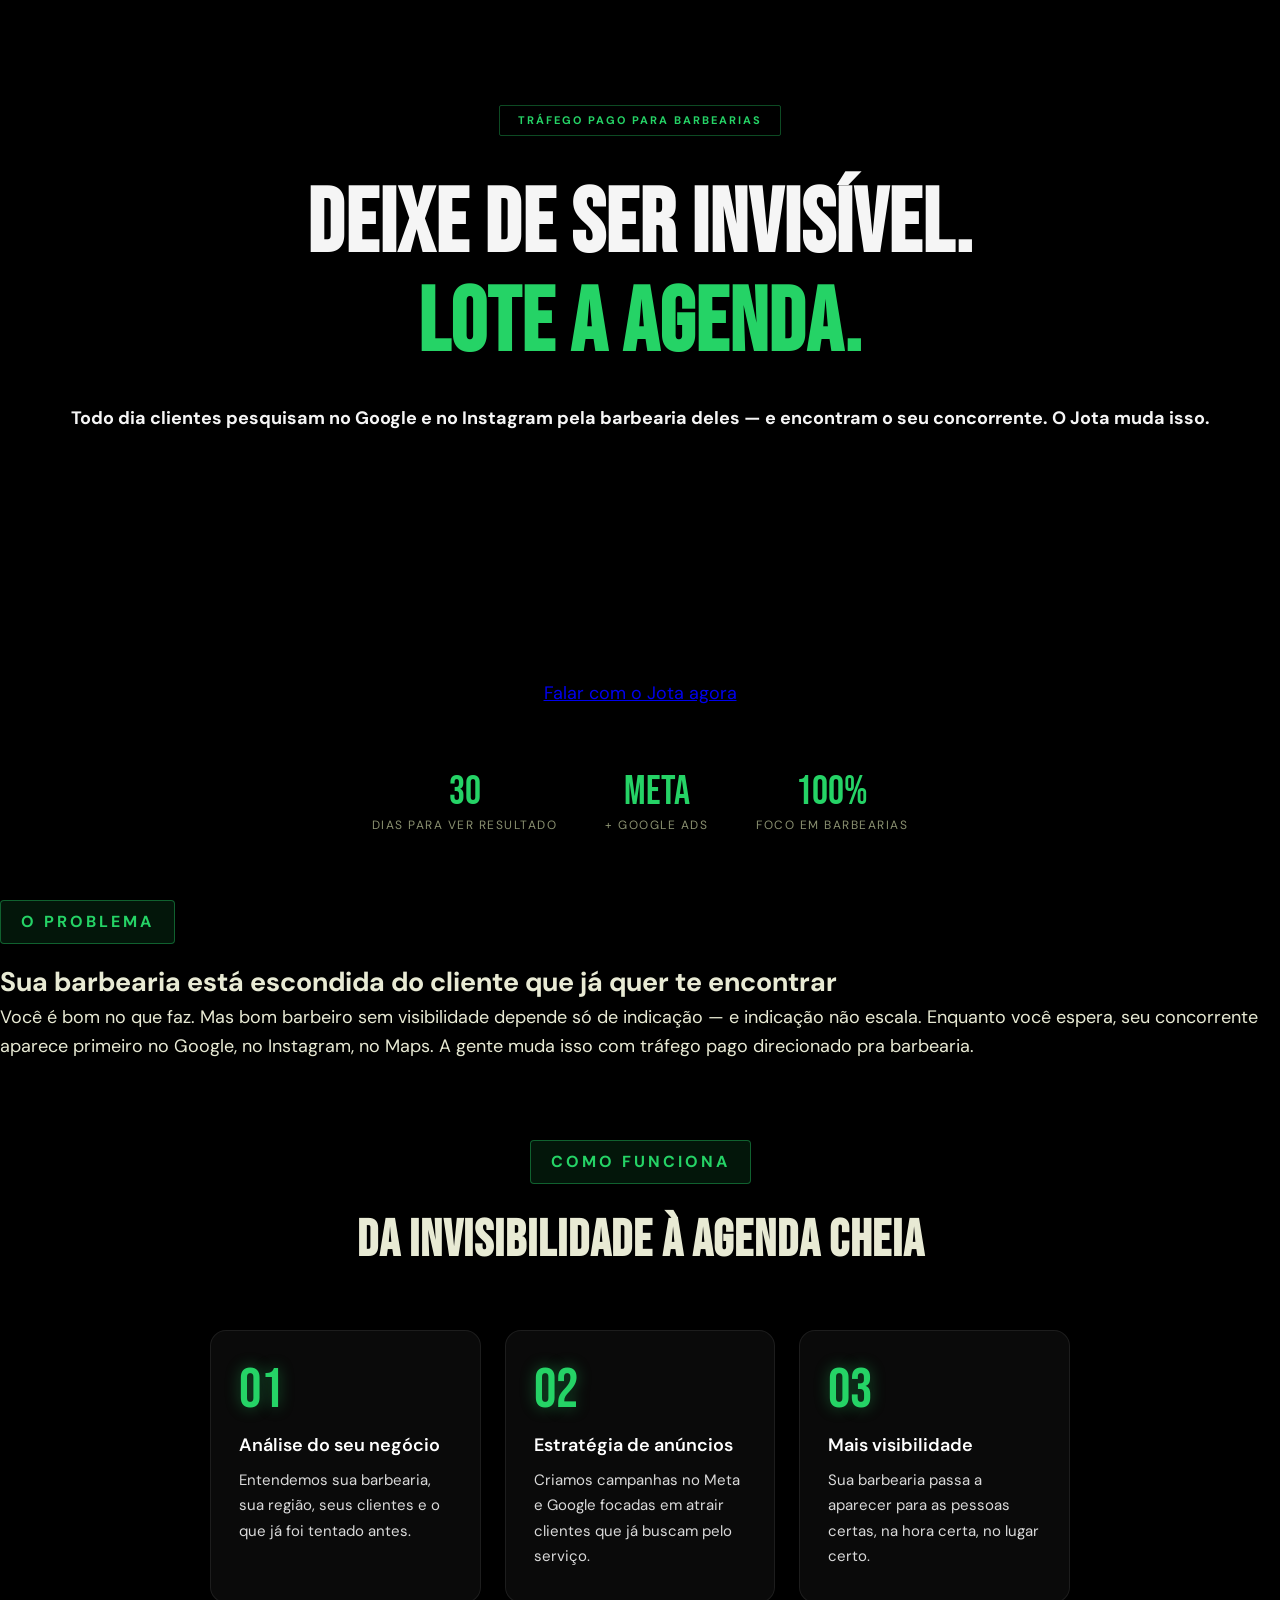
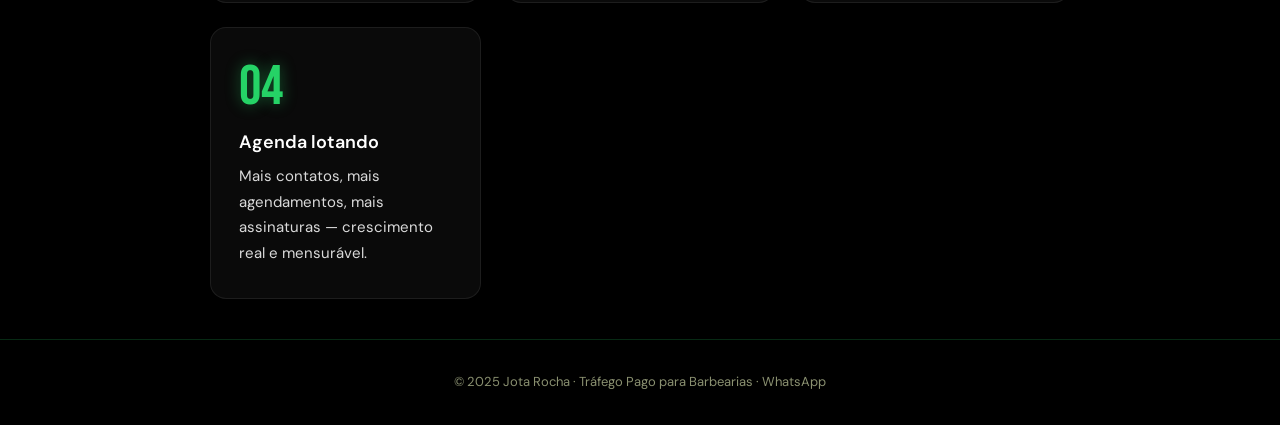
<file: index.html.html>
<!DOCTYPE html>
<html lang="pt-BR">
<head>
<meta charset="UTF-8">
<meta name="viewport" content="width=device-width, initial-scale=1.0">
<title>Jota | Tráfego Pago para Barbearias</title>
<link href="https://fonts.googleapis.com/css2?family=Bebas+Neue&family=DM+Sans:wght@300;400;500&display=swap" rel="stylesheet">
<link rel="stylesheet" href="style.css">
<!-- META PIXEL -->
<script>
  !function(f,b,e,v,n,t,s){if(f.fbq)return;n=f.fbq=function(){n.callMethod?
  n.callMethod.apply(n,arguments):n.queue.push(arguments)};if(!f._fbq)f._fbq=n;
  n.push=n;n.loaded=!0;n.version='2.0';n.queue=[];t=b.createElement(e);t.async=!0;
  t.src=v;s=b.getElementsByTagName(e)[0];s.parentNode.insertBefore(t,s)}(window,
  document,'script','https://connect.facebook.net/en_US/fbevents.js');
  fbq('init', '1526385979054190');
  fbq('track', 'PageView');
</script>
<noscript><img height="1" width="1" style="display:none"
  src="https://www.facebook.com/tr?id=1526385979054190&ev=PageView&noscript=1"/></noscript>

<!-- GOOGLE ADS -->
<script async src="https://www.googletagmanager.com/gtag/js?id=AW-10817838805"></script>
<script>
  window.dataLayer = window.dataLayer || [];
  function gtag(){dataLayer.push(arguments);}
  gtag('js', new Date());
  gtag('config', 'AW-10817838805');
</script>

<!-- ================================================ -->
<!-- META PIXEL — cole seu código aqui               -->
<!-- ================================================ -->
<!-- 
<script>
  !function(f,b,e,v,n,t,s){if(f.fbq)return;n=f.fbq=function(){n.callMethod?
  n.callMethod.apply(n,arguments):n.queue.push(arguments)};if(!f._fbq)f._fbq=n;
  n.push=n;n.loaded=!0;n.version='2.0';n.queue=[];t=b.createElement(e);t.async=!0;
  t.src=v;s=b.getElementsByTagName(e)[0];s.parentNode.insertBefore(t,s)}(window,
  document,'script','https://connect.facebook.net/en_US/fbevents.js');
  fbq('init', 'SEU_PIXEL_ID_AQUI');
  fbq('track', 'PageView');
</script>
<noscript><img height="1" width="1" style="display:none"
  src="https://www.facebook.com/tr?id=SEU_PIXEL_ID_AQUI&ev=PageView&noscript=1"/></noscript>
-->

<!-- ================================================ -->
<!-- GOOGLE TAG MANAGER — cole seu código aqui       -->
<!-- ================================================ -->
<!--
<script async src="https://www.googletagmanager.com/gtag/js?id=SEU_GTM_ID"></script>
<script>
  window.dataLayer = window.dataLayer || [];
  function gtag(){dataLayer.push(arguments);}
  gtag('js', new Date());
  gtag('config', 'SEU_GTM_ID');
</script>
-->

<!-- ================================================ -->
<!-- GOOGLE ANALYTICS 4 — cole seu código aqui      -->
<!-- ================================================ -->
<!--
<script async src="https://www.googletagmanager.com/gtag/js?id=G-XXXXXXXXXX"></script>
<script>
  window.dataLayer = window.dataLayer || [];
  function gtag(){dataLayer.push(arguments);}
  gtag('js', new Date());
  gtag('config', 'G-XXXXXXXXXX');
</script>
-->

</head>
<body>

<section class="hero">
  <div class="badge">Tráfego pago para barbearias</div>
  <h1>Deixe de ser invisível.<span>Lote a agenda.</span></h1>
  <p>Todo dia clientes pesquisam no Google e no Instagram pela barbearia deles — e encontram o seu concorrente. O Jota muda isso.</p>
  <div class="hero-cta">
    <a href="https://wa.me/5521969584264?text=Oi%20Jota%2C%20quero%20atrair%20mais%20clientes%20para%20minha%20barbearia!" class="btn-whats" target="_blank">
      <svg viewBox="0 0 24 24" xmlns="http://www.w3.org/2000/svg"><path d="M17.472 14.382c-.297-.149-1.758-.867-2.03-.967-.273-.099-.471-.148-.67.15-.197.297-.767.966-.94 1.164-.173.199-.347.223-.644.075-.297-.15-1.255-.463-2.39-1.475-.883-.788-1.48-1.761-1.653-2.059-.173-.297-.018-.458.13-.606.134-.133.298-.347.446-.52.149-.174.198-.298.298-.497.099-.198.05-.371-.025-.52-.075-.149-.669-1.612-.916-2.207-.242-.579-.487-.5-.669-.51-.173-.008-.371-.01-.57-.01-.198 0-.52.074-.792.372-.272.297-1.04 1.016-1.04 2.479 0 1.462 1.065 2.875 1.213 3.074.149.198 2.096 3.2 5.077 4.487.709.306 1.262.489 1.694.625.712.227 1.36.195 1.871.118.571-.085 1.758-.719 2.006-1.413.248-.694.248-1.289.173-1.413-.074-.124-.272-.198-.57-.347m-5.421 7.403h-.004a9.87 9.87 0 01-5.031-1.378l-.361-.214-3.741.982.998-3.648-.235-.374a9.86 9.86 0 01-1.51-5.26c.001-5.45 4.436-9.884 9.888-9.884 2.64 0 5.122 1.03 6.988 2.898a9.825 9.825 0 012.893 6.994c-.003 5.45-4.437 9.884-9.885 9.884m8.413-18.297A11.815 11.815 0 0012.05 0C5.495 0 .16 5.335.157 11.892c0 2.096.547 4.142 1.588 5.945L.057 24l6.305-1.654a11.882 11.882 0 005.683 1.448h.005c6.554 0 11.89-5.335 11.893-11.893a11.821 11.821 0 00-3.48-8.413z"/></svg>
      Falar com o Jota agora
    </a>
  </div>
  <div class="hero-stats">
    <div class="stat"><div class="stat-num">30</div><div class="stat-label">dias para ver resultado</div></div>
    <div class="stat"><div class="stat-num">Meta</div><div class="stat-label">+ Google Ads</div></div>
    <div class="stat"><div class="stat-num">100%</div><div class="stat-label">foco em barbearias</div></div>
  </div>
</section>

<div class="dor">
  <div class="section-label">O problema</div>
  <h2>Sua barbearia está escondida do cliente que já quer te encontrar</h2>
  <p>Você é bom no que faz. Mas bom barbeiro sem visibilidade depende só de indicação — e indicação não escala. Enquanto você espera, seu concorrente aparece primeiro no Google, no Instagram, no Maps. A gente muda isso com tráfego pago direcionado pra barbearia.</p>
</div>

<section class="como">
  <div class="como-inner">
    <div class="section-label" style="text-align:center">Como funciona</div>
    <h2>Da invisibilidade à agenda cheia</h2>
    <div class="steps">
      <div class="step"><div class="step-num">01</div><h3>Análise do seu negócio</h3><p>Entendemos sua barbearia, sua região, seus clientes e o que já foi tentado antes.</p></div>
      <div class="step"><div class="step-num">02</div><h3>Estratégia de anúncios</h3><p>Criamos campanhas no Meta e Google focadas em atrair clientes que já buscam pelo serviço.</p></div>
      <div class="step"><div class="step-num">03</div><h3>Mais visibilidade</h3><p>Sua barbearia passa a aparecer para as pessoas certas, na hora certa, no lugar certo.</p></div>
      <div class="step"><div class="step-num">04</div><h3>Agenda lotando</h3><p>Mais contatos, mais agendamentos, mais assinaturas — crescimento real e mensurável.</p></div>
    </div>
  </div>
</section>

<section class="form-section" id="formulario">
  <div class="form-wrap" id="form-container">
    <div class="section-label">Análise gratuita</div>
    <h2>Preencha e receba uma análise do seu negócio</h2>
    <p class="form-sub">Um especialista vai analisar sua barbearia e entrar em contato pelo WhatsApp em até 24h.</p>

    <form id="lead-form" onsubmit="enviarForm(event)">

      <div class="form-group">
        <label>Seu nome</label>
        <input type="text" name="nome" placeholder="Ex: Carlos Silva" required />
      </div>
      <div class="form-group">
        <label>WhatsApp</label>
        <input type="tel" name="whatsapp" placeholder="(21) 99999-9999" required />
      </div>
      <div class="form-group">
        <label>Melhor e-mail</label>
        <input type="email" name="email" placeholder="seuemail@gmail.com" required />
      </div>
      <div class="form-group">
        <label>Instagram da barbearia</label>
        <input type="text" name="instagram" placeholder="@suabarbearia" />
      </div>

      <hr class="divider">

      <div class="form-group">
        <label>Já investiu em tráfego pago?</label>
        <div class="radio-group">
          <div class="radio-opt" id="opt-sim" onclick="toggleTrafego('sim')">
            <input type="radio" name="trafego" value="sim" required> Sim, já investi
          </div>
          <div class="radio-opt" id="opt-nao" onclick="toggleTrafego('nao')">
            <input type="radio" name="trafego" value="nao"> Não, nunca investi
          </div>
        </div>
      </div>

      <div class="conditional" id="bloco-sim">
        <div class="form-group">
          <label>Quanto você investia por mês?</label>
          <select name="valor_investido">
            <option value="">Selecione...</option>
            <option value="ate500">Até R$500/mês</option>
            <option value="500a1000">Entre R$500 e R$1.000/mês</option>
            <option value="1000a3000">Entre R$1.000 e R$3.000/mês</option>
            <option value="3000a5000">Entre R$3.000 e R$5.000/mês</option>
            <option value="acima5000">Acima de R$5.000/mês</option>
          </select>
        </div>
        <div class="form-group">
          <label>Como foi sua experiência com tráfego pago?</label>
          <div class="radio-group radio-group-col">
            <div class="radio-opt" onclick="selectExperiencia(this)">
              <input type="radio" name="experiencia" value="otima"> Ótima — tive bons resultados
            </div>
            <div class="radio-opt" onclick="selectExperiencia(this)">
              <input type="radio" name="experiencia" value="regular"> Regular — tive alguns resultados
            </div>
            <div class="radio-opt" onclick="selectExperiencia(this)">
              <input type="radio" name="experiencia" value="ruim"> Ruim — não tive retorno
            </div>
            <div class="radio-opt" onclick="selectExperiencia(this)">
              <input type="radio" name="experiencia" value="pessima"> Péssima — perdi dinheiro
            </div>
          </div>
        </div>
      </div>

      <div class="form-group conditional" id="bloco-nao">
        <label>Quanto pretende investir por mês?</label>
        <select name="valor_pretendido">
          <option value="">Selecione...</option>
          <option value="ate500">Até R$500/mês</option>
          <option value="500a1000">Entre R$500 e R$1.000/mês</option>
          <option value="1000a3000">Entre R$1.000 e R$3.000/mês</option>
          <option value="3000a5000">Entre R$3.000 e R$5.000/mês</option>
          <option value="acima5000">Acima de R$5.000/mês</option>
        </select>
      </div>

      <hr class="divider">

      <div class="form-group">
        <label>Faturamento mensal da barbearia</label>
        <select name="faturamento" required>
          <option value="">Selecione...</option>
          <option value="ate8k">Até R$8.000/mês</option>
          <option value="8a15k">Entre R$8.000 e R$15.000/mês</option>
          <option value="15a30k">Entre R$15.000 e R$30.000/mês</option>
          <option value="30a50k">Entre R$30.000 e R$50.000/mês</option>
          <option value="acima50k">Acima de R$50.000/mês</option>
        </select>
      </div>

      <button type="submit" class="btn-submit">Quero atrair mais clientes →</button>
      <p class="form-disclaimer">Análise 100% gratuita e sem compromisso. Seus dados não serão compartilhados.</p>
    </form>
  </div>

  <div id="obrigado">
    <div class="section-label">Recebemos seu contato!</div>
    <h2>Valeu,<span> vamos conversar!</span></h2>
    <p>Um especialista vai analisar sua barbearia e entrar em contato pelo WhatsApp em até 24h. Fique de olho!</p>
  </div>
</section>

<footer>
  <p>© 2025 Jota Rocha · Tráfego Pago para Barbearias · <a href="https://wa.me/5521969584264" style="color:var(--gold);text-decoration:none;">WhatsApp</a></p>
</footer>

<script src="script.js"></script>

<!-- ================================================ -->
<!-- PIXEL OBRIGADO — evento de conversão             -->
<!-- O script.js chama fireConversionEvent() quando  -->
<!-- o lead chega na página de obrigado.             -->
<!-- Descomente abaixo para ativar o tracking.       -->
<!-- ================================================ -->
<!--
function fireConversionEvent() {
  // META PIXEL — Lead
  if (typeof fbq !== 'undefined') fbq('track', 'Lead');

  // GOOGLE ADS — Conversão
  if (typeof gtag !== 'undefined') gtag('event', 'conversion', {'send_to': 'AW-XXXXXXX/XXXXXXX'});

  // GOOGLE ANALYTICS — Evento
  if (typeof gtag !== 'undefined') gtag('event', 'lead_gerado', {'event_category': 'formulario'});
}
-->

</body>
</html>
</file>
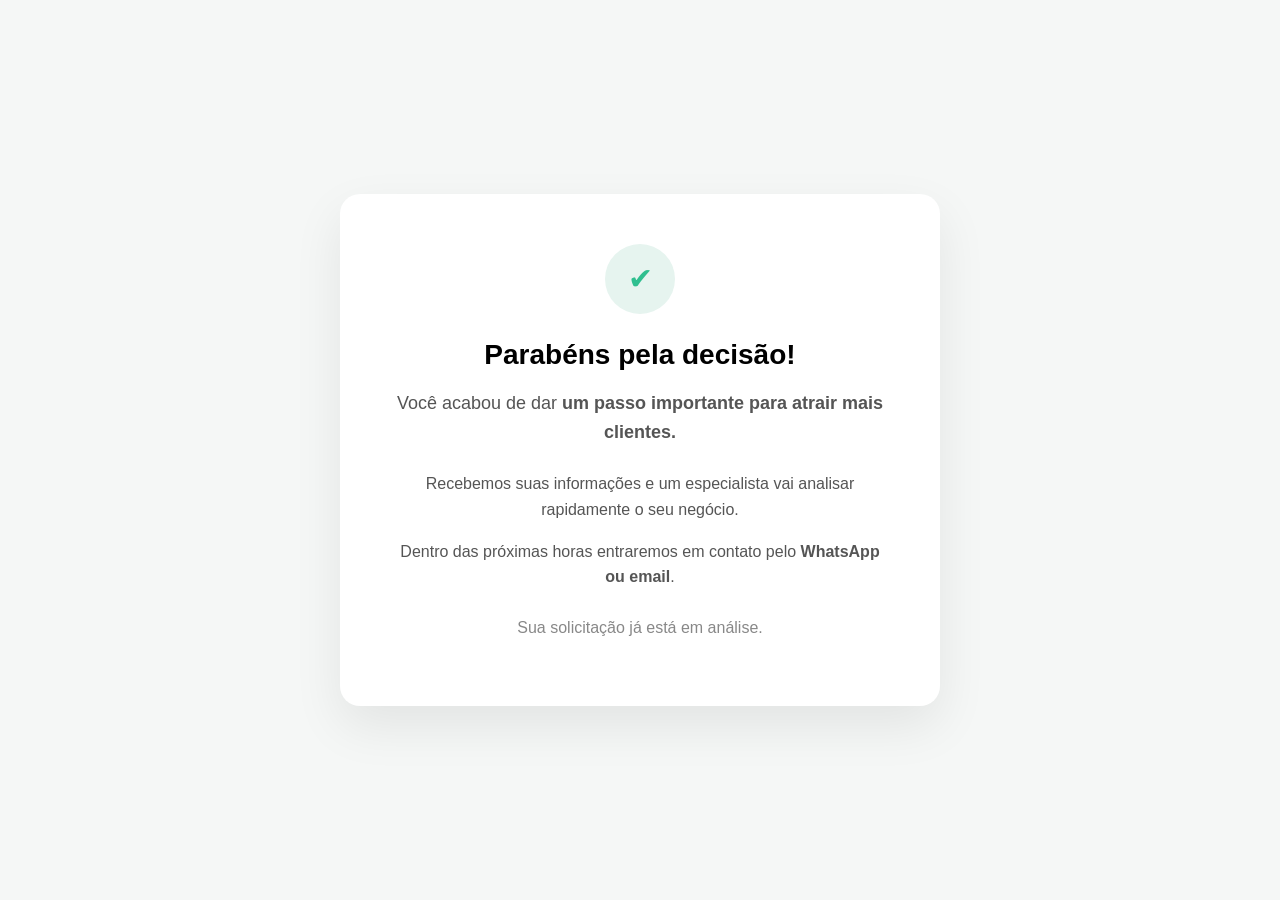
<file: obrigado.html>
<!DOCTYPE html>
<html lang="pt-BR">
<head>
<meta charset="UTF-8">
<title>Parabéns!</title>

<style>

body{
margin:0;
font-family: Arial, Helvetica, sans-serif;
background:#f5f7f6;
display:flex;
justify-content:center;
align-items:center;
height:100vh;
}

.card{
background:white;
padding:50px;
border-radius:20px;
box-shadow:0 20px 50px rgba(0,0,0,0.08);
text-align:center;
max-width:500px;
}

.check{
width:70px;
height:70px;
background:#e6f4ef;
border-radius:50%;
display:flex;
justify-content:center;
align-items:center;
margin:0 auto 25px auto;
font-size:30px;
color:#2fbf8f;
}

h1{
margin-bottom:10px;
font-size:28px;
}

.sub{
font-size:18px;
margin-bottom:25px;
}

p{
color:#555;
line-height:1.6;
}

.highlight{
font-weight:bold;
}

</style>
</head>

<body>

<div class="card">

<div class="check">✔</div>

<h1>Parabéns pela decisão!</h1>

<p class="sub">
Você acabou de dar <span class="highlight">um passo importante para atrair mais clientes.</span>
</p>

<p>
Recebemos suas informações e um especialista vai analisar rapidamente o seu negócio.
</p>

<p>
Dentro das próximas horas entraremos em contato pelo <span class="highlight">WhatsApp ou email</span>.
</p>

<p style="margin-top:25px;color:#888;">
Sua solicitação já está em análise.
</p>

</div>

</body>
</html>
</file>
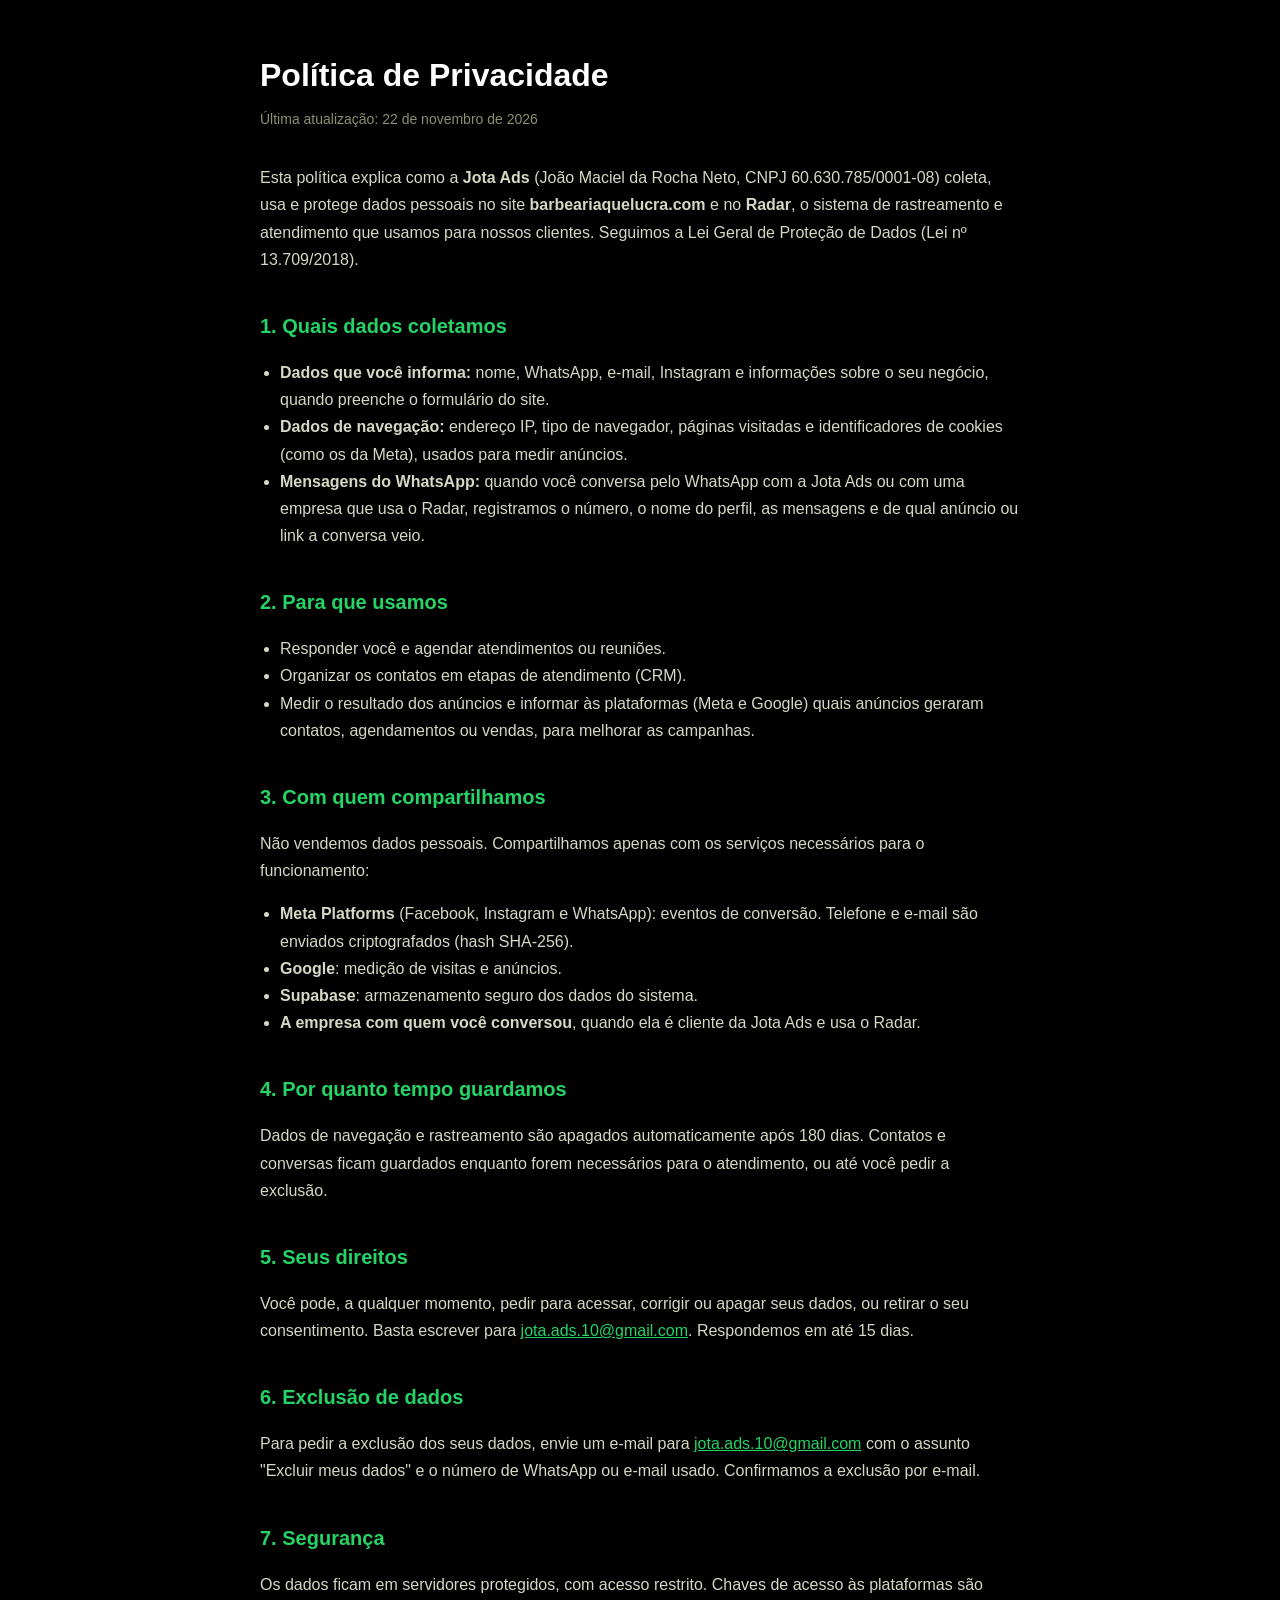
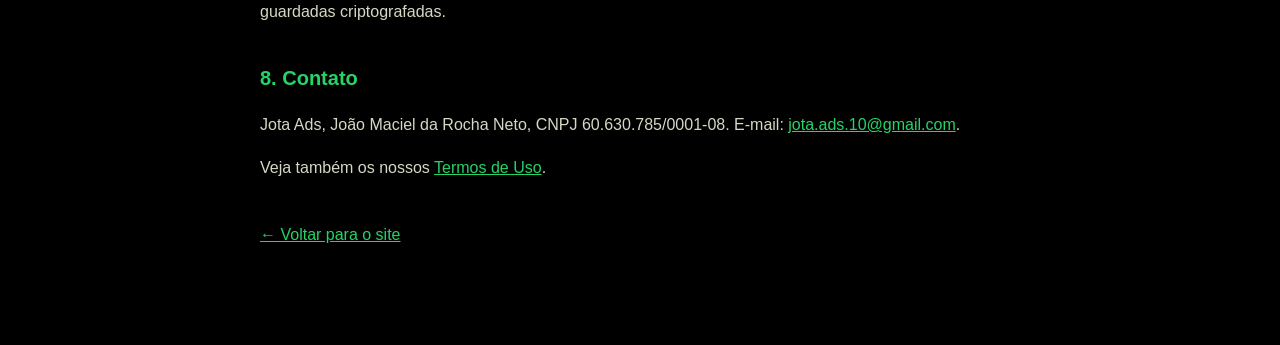
<file: privacidade.html>
<!DOCTYPE html>
<html lang="pt-BR">
<head>
  <meta charset="UTF-8">
  <meta name="viewport" content="width=device-width, initial-scale=1.0">
  <title>Política de Privacidade | Jota Ads</title>
  <meta name="robots" content="index, follow">
  <style>
    body { margin: 0; background: #000; color: #e8ead4; font-family: 'DM Sans', Arial, sans-serif; line-height: 1.7; }
    main { max-width: 760px; margin: 0 auto; padding: 56px 24px 80px; }
    h1 { font-size: 32px; line-height: 1.2; margin: 0 0 8px; color: #fff; }
    h2 { font-size: 20px; margin: 36px 0 8px; color: #25D366; }
    p, li { font-size: 16px; color: #d4d8c4; }
    a { color: #25D366; }
    .data { font-size: 14px; color: #8a9070; margin-bottom: 32px; }
    ul { padding-left: 20px; }
  </style>
</head>
<body>
<main>
  <h1>Política de Privacidade</h1>
  <p class="data">Última atualização: 22 de novembro de 2026</p>

  <p>Esta política explica como a <strong>Jota Ads</strong> (João Maciel da Rocha Neto, CNPJ 60.630.785/0001-08) coleta, usa e protege dados pessoais no site <strong>barbeariaquelucra.com</strong> e no <strong>Radar</strong>, o sistema de rastreamento e atendimento que usamos para nossos clientes. Seguimos a Lei Geral de Proteção de Dados (Lei nº 13.709/2018).</p>

  <h2>1. Quais dados coletamos</h2>
  <ul>
    <li><strong>Dados que você informa:</strong> nome, WhatsApp, e-mail, Instagram e informações sobre o seu negócio, quando preenche o formulário do site.</li>
    <li><strong>Dados de navegação:</strong> endereço IP, tipo de navegador, páginas visitadas e identificadores de cookies (como os da Meta), usados para medir anúncios.</li>
    <li><strong>Mensagens do WhatsApp:</strong> quando você conversa pelo WhatsApp com a Jota Ads ou com uma empresa que usa o Radar, registramos o número, o nome do perfil, as mensagens e de qual anúncio ou link a conversa veio.</li>
  </ul>

  <h2>2. Para que usamos</h2>
  <ul>
    <li>Responder você e agendar atendimentos ou reuniões.</li>
    <li>Organizar os contatos em etapas de atendimento (CRM).</li>
    <li>Medir o resultado dos anúncios e informar às plataformas (Meta e Google) quais anúncios geraram contatos, agendamentos ou vendas, para melhorar as campanhas.</li>
  </ul>

  <h2>3. Com quem compartilhamos</h2>
  <p>Não vendemos dados pessoais. Compartilhamos apenas com os serviços necessários para o funcionamento:</p>
  <ul>
    <li><strong>Meta Platforms</strong> (Facebook, Instagram e WhatsApp): eventos de conversão. Telefone e e-mail são enviados criptografados (hash SHA-256).</li>
    <li><strong>Google</strong>: medição de visitas e anúncios.</li>
    <li><strong>Supabase</strong>: armazenamento seguro dos dados do sistema.</li>
    <li><strong>A empresa com quem você conversou</strong>, quando ela é cliente da Jota Ads e usa o Radar.</li>
  </ul>

  <h2>4. Por quanto tempo guardamos</h2>
  <p>Dados de navegação e rastreamento são apagados automaticamente após 180 dias. Contatos e conversas ficam guardados enquanto forem necessários para o atendimento, ou até você pedir a exclusão.</p>

  <h2>5. Seus direitos</h2>
  <p>Você pode, a qualquer momento, pedir para acessar, corrigir ou apagar seus dados, ou retirar o seu consentimento. Basta escrever para <a href="mailto:jota.ads.10@gmail.com">jota.ads.10@gmail.com</a>. Respondemos em até 15 dias.</p>

  <h2>6. Exclusão de dados</h2>
  <p>Para pedir a exclusão dos seus dados, envie um e-mail para <a href="mailto:jota.ads.10@gmail.com">jota.ads.10@gmail.com</a> com o assunto "Excluir meus dados" e o número de WhatsApp ou e-mail usado. Confirmamos a exclusão por e-mail.</p>

  <h2>7. Segurança</h2>
  <p>Os dados ficam em servidores protegidos, com acesso restrito. Chaves de acesso às plataformas são guardadas criptografadas.</p>

  <h2>8. Contato</h2>
  <p>Jota Ads, João Maciel da Rocha Neto, CNPJ 60.630.785/0001-08. E-mail: <a href="mailto:jota.ads.10@gmail.com">jota.ads.10@gmail.com</a>.</p>

  <p>Veja também os nossos <a href="termos.html">Termos de Uso</a>.</p>

  <p style="margin-top:40px"><a href="/">← Voltar para o site</a></p>
</main>
</body>
</html>
</file>
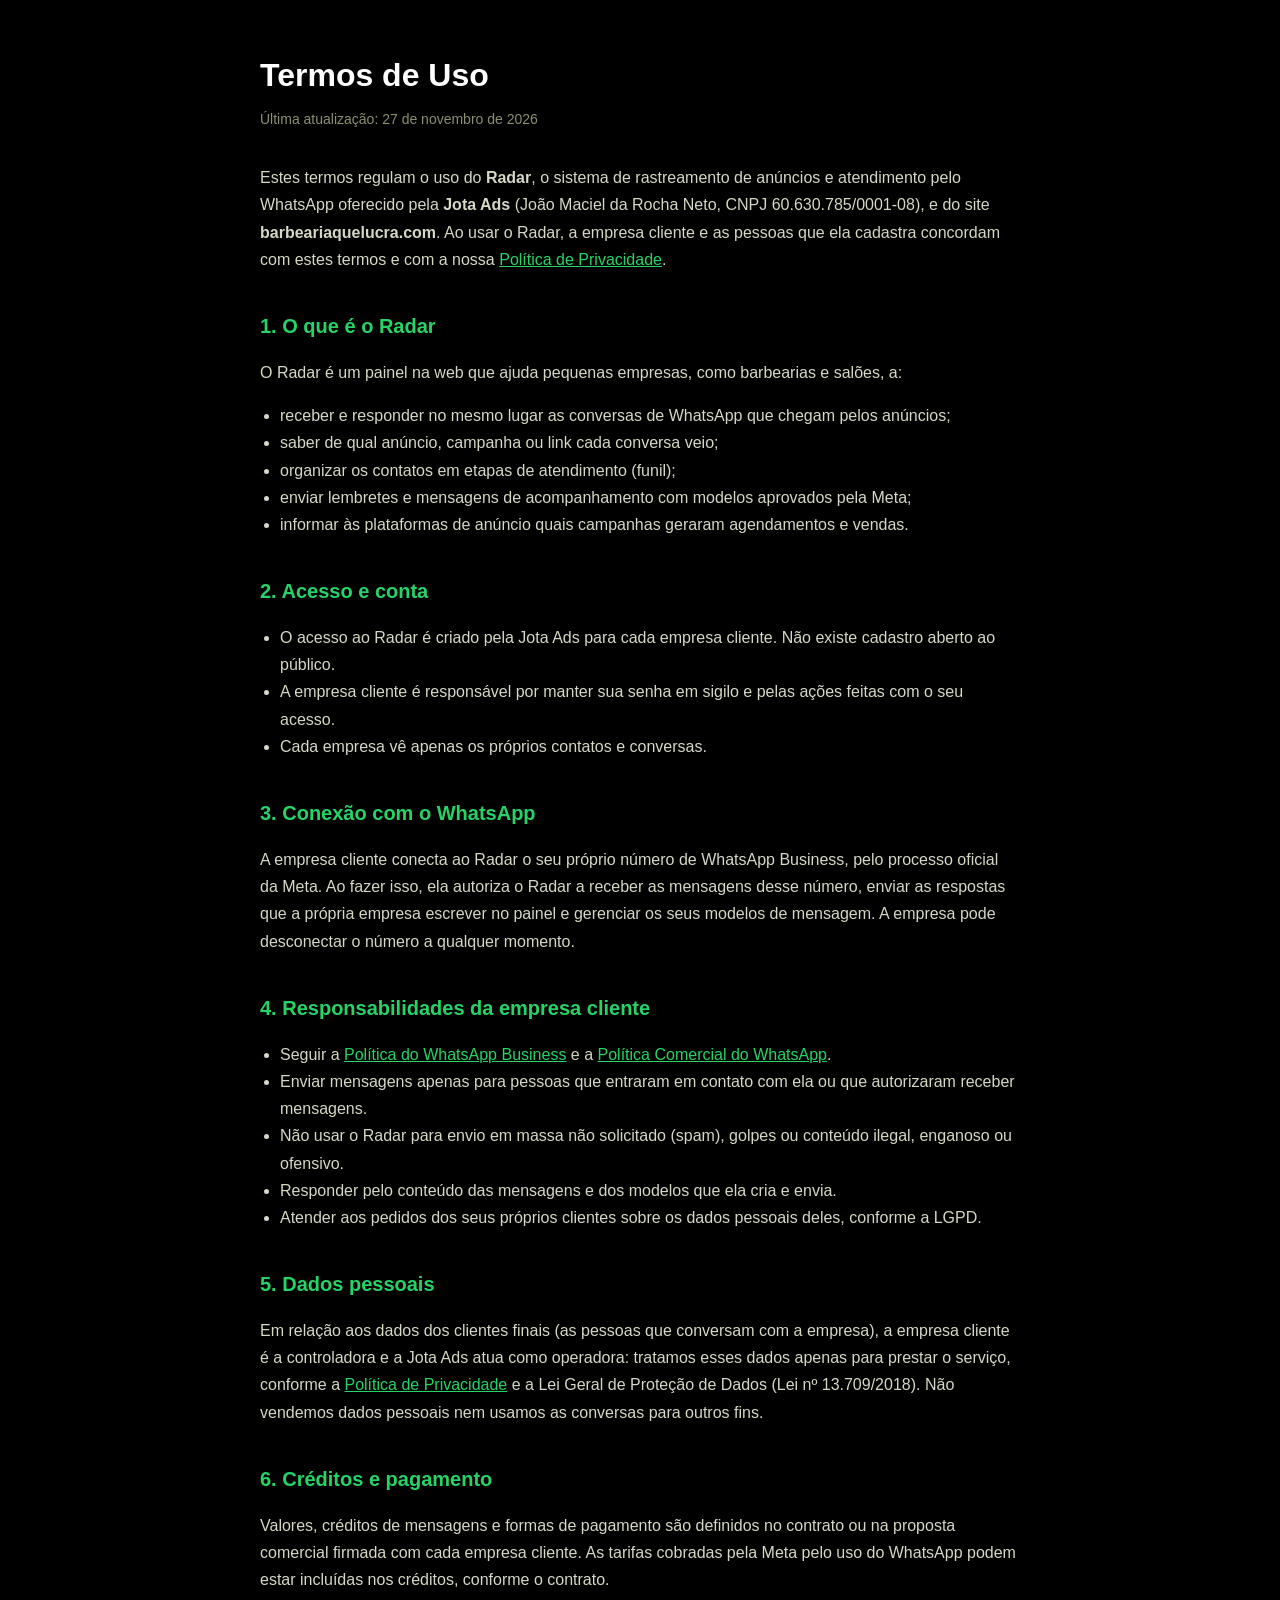
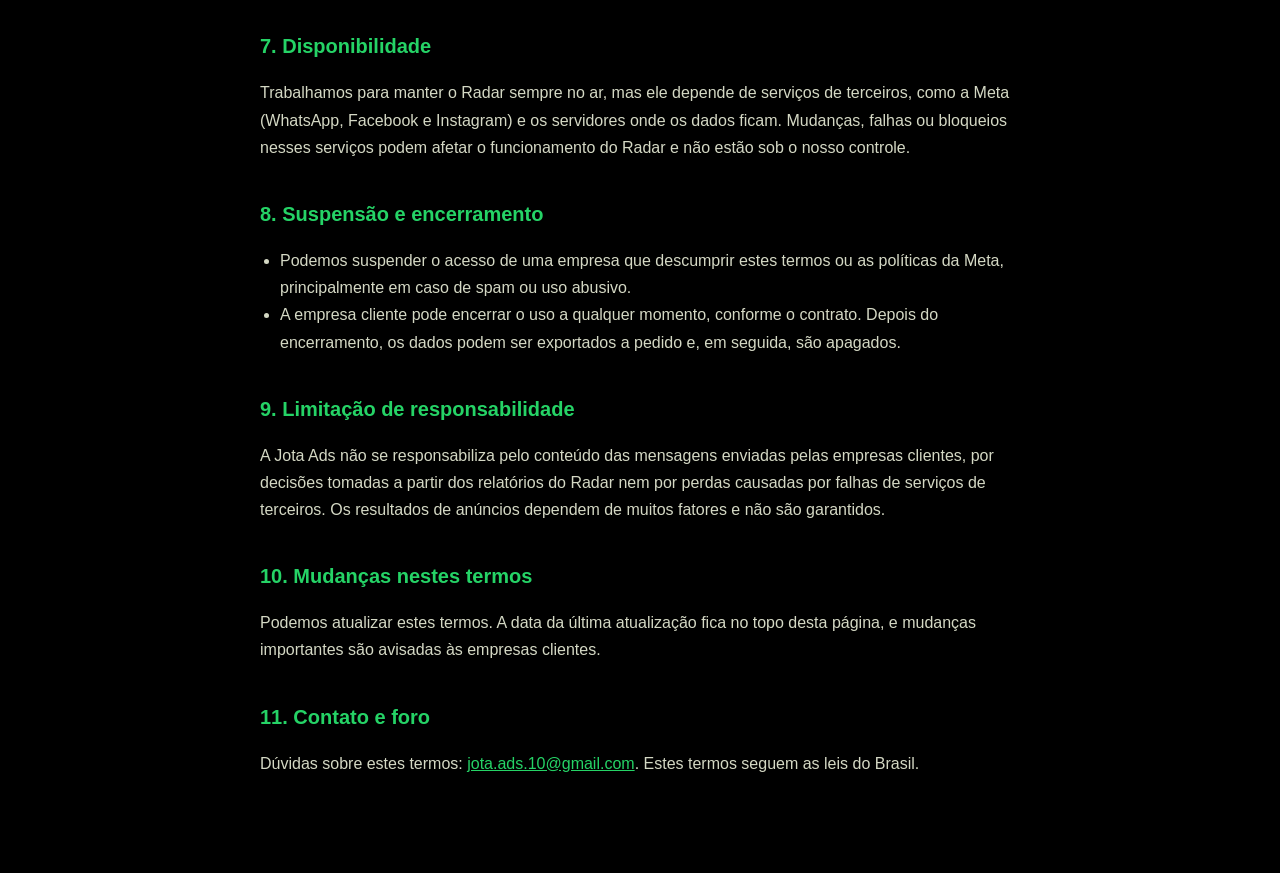
<file: termos.html>
<!DOCTYPE html>
<html lang="pt-BR">
<head>
  <meta charset="UTF-8">
  <meta name="viewport" content="width=device-width, initial-scale=1.0">
  <title>Termos de Uso | Jota Ads</title>
  <meta name="robots" content="index, follow">
  <style>
    body { margin: 0; background: #000; color: #e8ead4; font-family: 'DM Sans', Arial, sans-serif; line-height: 1.7; }
    main { max-width: 760px; margin: 0 auto; padding: 56px 24px 80px; }
    h1 { font-size: 32px; line-height: 1.2; margin: 0 0 8px; color: #fff; }
    h2 { font-size: 20px; margin: 36px 0 8px; color: #25D366; }
    p, li { font-size: 16px; color: #d4d8c4; }
    a { color: #25D366; }
    .data { font-size: 14px; color: #8a9070; margin-bottom: 32px; }
    ul { padding-left: 20px; }
  </style>
</head>
<body>
<main>
  <h1>Termos de Uso</h1>
  <p class="data">Última atualização: 27 de novembro de 2026</p>

  <p>Estes termos regulam o uso do <strong>Radar</strong>, o sistema de rastreamento de anúncios e atendimento pelo WhatsApp oferecido pela <strong>Jota Ads</strong> (João Maciel da Rocha Neto, CNPJ 60.630.785/0001-08), e do site <strong>barbeariaquelucra.com</strong>. Ao usar o Radar, a empresa cliente e as pessoas que ela cadastra concordam com estes termos e com a nossa <a href="privacidade.html">Política de Privacidade</a>.</p>

  <h2>1. O que é o Radar</h2>
  <p>O Radar é um painel na web que ajuda pequenas empresas, como barbearias e salões, a:</p>
  <ul>
    <li>receber e responder no mesmo lugar as conversas de WhatsApp que chegam pelos anúncios;</li>
    <li>saber de qual anúncio, campanha ou link cada conversa veio;</li>
    <li>organizar os contatos em etapas de atendimento (funil);</li>
    <li>enviar lembretes e mensagens de acompanhamento com modelos aprovados pela Meta;</li>
    <li>informar às plataformas de anúncio quais campanhas geraram agendamentos e vendas.</li>
  </ul>

  <h2>2. Acesso e conta</h2>
  <ul>
    <li>O acesso ao Radar é criado pela Jota Ads para cada empresa cliente. Não existe cadastro aberto ao público.</li>
    <li>A empresa cliente é responsável por manter sua senha em sigilo e pelas ações feitas com o seu acesso.</li>
    <li>Cada empresa vê apenas os próprios contatos e conversas.</li>
  </ul>

  <h2>3. Conexão com o WhatsApp</h2>
  <p>A empresa cliente conecta ao Radar o seu próprio número de WhatsApp Business, pelo processo oficial da Meta. Ao fazer isso, ela autoriza o Radar a receber as mensagens desse número, enviar as respostas que a própria empresa escrever no painel e gerenciar os seus modelos de mensagem. A empresa pode desconectar o número a qualquer momento.</p>

  <h2>4. Responsabilidades da empresa cliente</h2>
  <ul>
    <li>Seguir a <a href="https://business.whatsapp.com/policy" target="_blank" rel="noopener">Política do WhatsApp Business</a> e a <a href="https://www.whatsapp.com/legal/commerce-policy" target="_blank" rel="noopener">Política Comercial do WhatsApp</a>.</li>
    <li>Enviar mensagens apenas para pessoas que entraram em contato com ela ou que autorizaram receber mensagens.</li>
    <li>Não usar o Radar para envio em massa não solicitado (spam), golpes ou conteúdo ilegal, enganoso ou ofensivo.</li>
    <li>Responder pelo conteúdo das mensagens e dos modelos que ela cria e envia.</li>
    <li>Atender aos pedidos dos seus próprios clientes sobre os dados pessoais deles, conforme a LGPD.</li>
  </ul>

  <h2>5. Dados pessoais</h2>
  <p>Em relação aos dados dos clientes finais (as pessoas que conversam com a empresa), a empresa cliente é a controladora e a Jota Ads atua como operadora: tratamos esses dados apenas para prestar o serviço, conforme a <a href="privacidade.html">Política de Privacidade</a> e a Lei Geral de Proteção de Dados (Lei nº 13.709/2018). Não vendemos dados pessoais nem usamos as conversas para outros fins.</p>

  <h2>6. Créditos e pagamento</h2>
  <p>Valores, créditos de mensagens e formas de pagamento são definidos no contrato ou na proposta comercial firmada com cada empresa cliente. As tarifas cobradas pela Meta pelo uso do WhatsApp podem estar incluídas nos créditos, conforme o contrato.</p>

  <h2>7. Disponibilidade</h2>
  <p>Trabalhamos para manter o Radar sempre no ar, mas ele depende de serviços de terceiros, como a Meta (WhatsApp, Facebook e Instagram) e os servidores onde os dados ficam. Mudanças, falhas ou bloqueios nesses serviços podem afetar o funcionamento do Radar e não estão sob o nosso controle.</p>

  <h2>8. Suspensão e encerramento</h2>
  <ul>
    <li>Podemos suspender o acesso de uma empresa que descumprir estes termos ou as políticas da Meta, principalmente em caso de spam ou uso abusivo.</li>
    <li>A empresa cliente pode encerrar o uso a qualquer momento, conforme o contrato. Depois do encerramento, os dados podem ser exportados a pedido e, em seguida, são apagados.</li>
  </ul>

  <h2>9. Limitação de responsabilidade</h2>
  <p>A Jota Ads não se responsabiliza pelo conteúdo das mensagens enviadas pelas empresas clientes, por decisões tomadas a partir dos relatórios do Radar nem por perdas causadas por falhas de serviços de terceiros. Os resultados de anúncios dependem de muitos fatores e não são garantidos.</p>

  <h2>10. Mudanças nestes termos</h2>
  <p>Podemos atualizar estes termos. A data da última atualização fica no topo desta página, e mudanças importantes são avisadas às empresas clientes.</p>

  <h2>11. Contato e foro</h2>
  <p>Dúvidas sobre estes termos: <a href="mailto:jota.ads.10@gmail.com">jota.ads.10@gmail.com</a>. Estes termos seguem as leis do Brasil.</p>
</main>
</body>
</html>
</file>
<file: style.css>
@import url('https://fonts.googleapis.com/css2?family=Montserrat:wght@700;800&display=swap');

:root {
  --green-neon: #25D366;
  --green-dark: #064E3B;
  --green: #2d5a1b;
  --green-light: #4a8c2a;
  --black: #080a06;
  --black-mid: #111508;
  --black-soft: #1a1f10;
  --text: #e8ead4;
  --text-muted: #8a9070;
  --border: rgba(37, 211, 102, 0.2);
}

* { box-sizing: border-box; margin: 0; padding: 0; }
html, body {
  max-width: 100vw;
  width: 100%;
  overflow-x: hidden;
}

html { scroll-behavior: smooth; }

body {
  font-family: 'DM Sans', sans-serif;
  font-size: clamp(16px, 1.5vw, 18px);
  line-height: 1.6;
  background: #000000;
  color: var(--text);
  min-height: 100vh;
}

/* Fundo unificado: removido o body::before gradient */

.hero {
  position: relative; z-index: 1;
  min-height: 100vh;
  display: flex; flex-direction: column;
  align-items: center; justify-content: center;
  text-align: center;
  padding: 100px 20px 60px;
  background-color: transparent;
}

.badge {
  display: inline-block;
  font-size: 11px; font-weight: bold;
  letter-spacing: 2px; text-transform: uppercase;
  color: var(--green-neon);
  border: 1px solid rgba(37, 211, 102, 0.35);
  padding: 6px 18px; border-radius: 2px;
  margin-bottom: 40px;
  opacity: 0;
  transform: translateY(40px);
}

.hero h1 {
  font-family: 'Bebas Neue', sans-serif;
  font-size: clamp(2.2rem, 7vw, 6rem);
  font-weight: 900;
  line-height: 1.1; letter-spacing: 1px;
  color: #F5F5F5; 
  width: 100%;
  max-width: 900px;
  margin: 0;
  padding: 0;
  opacity: 0;
  transform: translateY(40px);
}

.hero h1 span { color: var(--green-neon); display: block; }

.hero p {
  font-size: 18px; font-weight: 700;
  color: #F5F5F5; width: 100%; max-width: 100%;
  margin: 32px auto 0; line-height: 1.5;
  text-align: center;
  opacity: 0;
  transform: translateY(40px);
}

.hero-cta { margin-top: 40px; animation: fadeUp 0.7s 0.36s ease both; }



.hero-stats {
  display: flex; gap: 48px; justify-content: center; flex-wrap: wrap;
  margin-top: 64px; animation: fadeUp 0.7s 0.48s ease both;
  text-align: center;
}
.stat-num { font-family: 'Bebas Neue', sans-serif; font-size: 2.5rem; color: var(--green-neon); line-height: 1; }
.stat-label { font-size: 12px; color: var(--text-muted); letter-spacing: 1.5px; text-transform: uppercase; margin-top: 4px; }

section { position: relative; z-index: 1; }


.section-label { 
  display: block;
  width: fit-content;
  font-size: 16px; 
  font-weight: bold;
  letter-spacing: 3px; 
  text-transform: uppercase; 
  color: var(--green-neon); 
  margin-bottom: 16px; 
  border: 1px solid rgba(37, 211, 102, 0.4);
  padding: 8px 20px; 
  border-radius: 4px;
  background-color: rgba(37, 211, 102, 0.1);
}
.section-label[style*="text-align:center"],
.section-label[style*="text-align: center"] {
  margin-left: auto;
  margin-right: auto;
}

.como { padding: 80px 24px 40px 24px; }
.como-inner { max-width: 860px; margin: 0 auto; }
.como h2 { 
  font-family: 'Bebas Neue', sans-serif; 
  font-size: clamp(1.5rem, 6.5vw, 3.2rem); 
  letter-spacing: 1px; 
  margin-bottom: 48px; 
  text-align: center; 
  white-space: nowrap;
}
.steps { display: grid; grid-template-columns: repeat(auto-fit, minmax(220px, 1fr)); gap: 24px; }
.step { background: rgba(255, 255, 255, 0.04); -webkit-backdrop-filter: blur(16px); backdrop-filter: blur(16px); border: 1px solid rgba(255, 255, 255, 0.08); border-radius: 16px; padding: 32px 28px; transition: border-color 0.2s, box-shadow 0.2s; }
.step:hover { border-top: 2px solid var(--green-neon); border-color: rgba(255, 255, 255, 0.08); border-top-color: var(--green-neon); box-shadow: 0 -15px 35px -10px rgba(37, 211, 102, 0.3); }
.step-num { font-family: 'Bebas Neue', sans-serif; font-size: 3.5rem; color: var(--green-neon); line-height: 1; margin-bottom: 12px; text-shadow: 0 0 15px rgba(37, 211, 102, 0.4); }
.step h3 { font-size: 18px; font-weight: 600; color: #ffffff; margin-bottom: 8px; }
.step p { font-size: 15px; color: rgba(255, 255, 255, 0.85); line-height: 1.7; }

#formulario {
  display: none;
  opacity: 0;
  transform: translateY(30px);
  transition: opacity 0.6s cubic-bezier(0.25, 1, 0.5, 1), transform 0.6s cubic-bezier(0.25, 1, 0.5, 1);
  margin-top: 40px;
  width: 100%;
}
#formulario.active {
  display: block;
}
#formulario.visible {
  opacity: 1;
  transform: translateY(0);
}

.hero-cta-container {
  margin-top: 48px;
  opacity: 0;
  transform: translateY(40px);
}

.animate-in {
  opacity: 1 !important;
  transform: translateY(0) !important;
  transition: opacity 1s ease-out, transform 1s ease-out;
}
.btn-primary {
  display: inline-flex !important;
  align-items: center !important;
  justify-content: center !important;
  background: #25D366 !important;
  color: #FFFFFF !important;
  text-align: center !important;
  font-family: 'Montserrat', sans-serif !important;
  font-size: 16px !important;
  font-weight: 800 !important;
  text-transform: uppercase !important;
  letter-spacing: 0.5px !important;
  text-shadow: none !important;
  padding: 16px 32px !important;
  border-radius: 6px !important;
  border: none !important;
  cursor: pointer !important;
  text-decoration: none !important;
  transition: all 0.3s ease !important;
  box-shadow: 0 4px 15px rgba(37, 211, 102, 0.4) !important;
  animation: pulse 2s infinite !important;
}
.btn-primary:hover, .btn-primary:active {
  transform: scale(1.02) !important;
  box-shadow: 0 6px 20px rgba(37, 211, 102, 0.6) !important;
  animation: none !important;
}
.btn-primary:disabled {
  opacity: 0.6 !important;
  cursor: not-allowed !important;
  transform: none !important;
  animation: none !important;
}

.btn-gigante {
  padding: 20px 48px;
  font-size: 20px;
}

.btn-verde {
  background: var(--green-light);
  color: #FFFFFF;
  animation: pulse-verde 2s infinite;
}
.btn-verde:hover, .btn-verde:active {
  background: var(--green);
  box-shadow: 0 0 20px rgba(74, 140, 42, 0.7);
  animation: none;
}

@keyframes pulse-verde {
  0% { transform: scale(1); box-shadow: 0 0 0 0 rgba(74, 140, 42, 0.4); }
  50% { transform: scale(1.03); box-shadow: 0 0 0 10px rgba(74, 140, 42, 0); }
  100% { transform: scale(1); box-shadow: 0 0 0 0 rgba(74, 140, 42, 0); }
}
.final-cta-section { padding: 80px 24px; background: transparent; text-align: center; }
.final-cta-section h2 {
  font-family: 'Bebas Neue', sans-serif;
  font-size: clamp(1.8rem, 4vw, 2.8rem);
  letter-spacing: 1px;
  margin-bottom: 24px;
}
.form-wrap { max-width: 600px; margin: 0 auto; background: rgba(255, 255, 255, 0.04); -webkit-backdrop-filter: blur(16px); backdrop-filter: blur(16px); border: 1px solid rgba(255, 255, 255, 0.08); border-radius: 16px; box-shadow: none; padding: 56px 48px; text-align: left; }
.form-wrap .btn-primary { width: 100%; }
.form-wrap h2 {
  font-family: 'Bebas Neue', sans-serif;
  font-size: clamp(1.8rem, 4vw, 2.8rem);
  letter-spacing: 1px;
  margin-bottom: 24px;
  text-align: center;
}
.form-wrap .form-sub { font-size: 14px; color: var(--text-muted); margin-bottom: 32px; line-height: 1.6; }

.form-group { margin-bottom: 18px; }
.form-group label { display: block; font-size: 11px; letter-spacing: 1.5px; text-transform: uppercase; color: #FFFFFF; font-weight: 600; margin-bottom: 6px; }
.form-group input, .form-group select {
  width: 100%; background: var(--black); border: 1px solid rgba(37, 211, 102, 0.2);
  color: var(--text); padding: 13px 16px; font-family: 'DM Sans', sans-serif;
  font-size: 14px; border-radius: 3px; transition: border-color 0.2s; appearance: none;
}
.form-group input:focus, .form-group select:focus { outline: none; border-color: rgba(37, 211, 102, 0.5); }
.form-group input::placeholder { color: #4a5040; }
.form-group select {
  background-image: url("data:image/svg+xml,%3Csvg xmlns='http://www.w3.org/2000/svg' width='12' height='8'%3E%3Cpath d='M1 1l5 5 5-5' stroke='%238a9070' stroke-width='1.5' fill='none'/%3E%3C/svg%3E");
  background-repeat: no-repeat; background-position: right 14px center; cursor: pointer;
}
.form-group select option { background: #1a1f10; }

/* Progress Bar */
.progress-container {
  width: 100%;
  height: 6px;
  background: var(--black);
  border-radius: 3px;
  margin-bottom: 32px;
  overflow: hidden;
}
.progress-bar-fill {
  width: 0%;
  height: 100%;
  background: linear-gradient(90deg, var(--green-dark) 0%, var(--green-neon) 100%);
  transition: width 0.4s ease;
}

/* Form Wizard Steps */
.form-step {
  display: none;
  opacity: 0;
  visibility: hidden;
  transform: translateY(40px);
  transition: all 0.5s cubic-bezier(0.25, 0.8, 0.25, 1);
}
.form-step.active {
  display: block;
}
.form-step.visible {
  opacity: 1;
  visibility: visible;
  transform: translateY(0);
}

/* Card Selection System */
.card-group {
  display: flex;
  gap: 12px;
  flex-wrap: wrap;
  margin-top: 10px;
}
.card-group-col {
  flex-direction: column;
}
.card-option {
  flex: 1;
  min-width: 120px;
  border: 1px solid rgba(37, 211, 102, 0.4);
  background: rgba(17, 21, 8, 0.6);
  border-radius: 6px;
  padding: 16px 20px;
  cursor: pointer;
  transition: border-color 0.2s, background 0.2s, transform 0.15s;
  display: flex;
  align-items: center;
  gap: 14px;
  user-select: none;
}
.card-group-col .card-option {
  min-width: 100%;
}
.card-option:hover {
  border-color: rgba(37, 211, 102, 0.45);
  background: rgba(17, 21, 8, 0.8);
  transform: translateY(-1px);
}
.card-bullet {
  width: 18px;
  height: 18px;
  flex-shrink: 0;
  border-radius: 50%;
  border: 2px solid rgba(37, 211, 102, 0.4);
  background: transparent;
  transition: border-color 0.2s, background 0.2s, box-shadow 0.2s;
  position: relative;
}
.card-option.selected {
  border-color: var(--green-neon);
  background: rgba(37, 211, 102, 0.08);
}
.card-option.selected .card-bullet {
  border-color: var(--green-neon);
  background: var(--green-neon);
  box-shadow: inset 0 0 0 3px var(--black-soft);
}
.card-content {
  display: flex;
  flex-direction: column;
}
.card-title {
  font-size: 14px;
  font-weight: 500;
  color: #EAEAEA;
}

/* Navigation Buttons */
.step-nav {
  display: flex;
  justify-content: space-between;
  margin-top: 24px;
  gap: 12px;
}

.btn-prev {
  background: transparent;
  color: var(--text-muted);
  border: 1px solid rgba(37, 211, 102, 0.15);
  border-radius: 50px;
  padding: 12px 24px;
  font-family: 'DM Sans', sans-serif;
  font-size: 13px;
  font-weight: 500;
  cursor: pointer;
  transition: border-color 0.2s, color 0.2s, background 0.2s;
}
.btn-prev:hover {
  border-color: rgba(37, 211, 102, 0.4);
  color: var(--text);
  background: rgba(37, 211, 102, 0.04);
}



.form-disclaimer { font-size: 12px; color: #4a5040; text-align: center; margin-top: 14px; line-height: 1.6; }

#obrigado {
  display: none; padding: 80px 24px; text-align: center;
  min-height: 60vh; align-items: center; justify-content: center; flex-direction: column;
}
#obrigado.visible { display: flex; }
#obrigado h2 { font-family: 'Bebas Neue', sans-serif; font-size: clamp(2.5rem, 6vw, 4.5rem); letter-spacing: 2px; margin-bottom: 16px; }
#obrigado h2 span { color: var(--green-neon); }
#obrigado p { font-size: 1.05rem; color: var(--text-muted); max-width: 480px; line-height: 1.75; margin-bottom: 36px; }

footer {
  position: relative; z-index: 1; padding: 32px 24px;
  border-top: 1px solid var(--border); text-align: center;
  font-size: 13px; color: var(--text-muted);
}

@keyframes fadeUp {
  from { opacity: 0; transform: translateY(30px); }
  to { opacity: 1; transform: translateY(0); }
}

@keyframes pulse {
  0% { transform: scale(1); box-shadow: 0 0 0 0 rgba(37, 211, 102, 0.4); }
  50% { transform: scale(1.03); box-shadow: 0 0 0 10px rgba(37, 211, 102, 0); }
  100% { transform: scale(1); box-shadow: 0 0 0 0 rgba(37, 211, 102, 0); }
}

@media (max-width: 600px) {
  .hero {
    padding: 80px 20px 40px;
    min-height: 100vh;
  }
  .badge {
    margin-bottom: 24px;
  }
  .hero h1 {
    font-size: clamp(1.6rem, 7.5vw, 2.2rem);
    width: 100%;
    max-width: 100%;
  }
  .hero p {
    font-size: 18px;
    width: 100%;
    padding: 0;
    line-height: 1.5;
    margin-top: 24px;
  }
  .hero-cta-container, .hero-cta, #formulario {
    margin-top: 40px;
  }
  .form-wrap { padding: 32px 20px; }
  .hero-stats { gap: 28px; margin-top: 40px; }
}

.radio-group-col { flex-direction: column; }
.radio-group-col .radio-opt { min-width: 100%; }

/* ================================================
   SUCCESS SECTION (pós-formulário)
   ================================================ */
#success-section {
  max-width: 600px;
  margin: 40px auto 0;
  background: var(--black-soft);
  border: 1px solid var(--border);
  border-radius: 6px;
  padding: 48px 40px;
  text-align: center;
  animation: fadeUp 0.6s ease both;
}
.success-check {
  width: 72px;
  height: 72px;
  margin: 0 auto 24px;
}
.success-check svg {
  width: 100%;
  height: 100%;
}
.success-circle {
  stroke-dasharray: 166;
  stroke-dashoffset: 166;
  animation: successCircle 0.6s 0.1s cubic-bezier(0.65, 0, 0.45, 1) forwards;
}
.success-tick {
  stroke-dasharray: 48;
  stroke-dashoffset: 48;
  animation: successTick 0.4s 0.5s cubic-bezier(0.65, 0, 0.45, 1) forwards;
}
@keyframes successCircle {
  to { stroke-dashoffset: 0; }
}
@keyframes successTick {
  to { stroke-dashoffset: 0; }
}
.success-title {
  font-family: 'Bebas Neue', sans-serif;
  font-size: clamp(1.25rem, 5vw, 2.4rem);
  letter-spacing: 1px;
  color: var(--text);
  margin-bottom: 0;
  line-height: 1.2;
}
.success-sub {
  font-size: 15px;
  color: var(--text-muted);
  margin-bottom: 12px;
  line-height: 1.6;
}

#success-section #btn-whatsapp-final.btn-primary {
  display: inline-flex !important;
  align-items: center !important;
  justify-content: center !important;
  width: 100% !important;
  max-width: 360px !important;
  margin: 0 auto !important;
  padding: 14px 16px !important;
  font-size: 14px !important;
  line-height: 1.3 !important;
}


/* ================================================
   PROVA SOCIAL DINÂMICA
   ================================================ */
.prova-social-dinamica {
  padding: 60px 0 40px 0;
  text-align: center;
  overflow: hidden;
}
.prova-social-dinamica .section-label {
  margin-bottom: 16px;
}
.prova-social-dinamica h2 {
  font-family: 'Bebas Neue', sans-serif;
  font-size: clamp(1.6rem, 5vw, 3.8rem);
  letter-spacing: 1px;
  margin-bottom: 48px;
  padding: 0 24px;
  white-space: nowrap;
  text-transform: uppercase;
  color: var(--green-neon);
  animation: destaque-title 2s infinite alternate;
}

@keyframes destaque-title {
  0% {
    text-shadow: 0 0 5px rgba(37, 211, 102, 0.3);
  }
  100% {
    text-shadow: 0 0 25px rgba(37, 211, 102, 0.9), 0 0 10px rgba(37, 211, 102, 0.5);
  }
}
.testimonial-swiper {
  width: 100%;
  padding-top: 20px;
  padding-bottom: 40px;
}
.testimonial-swiper .swiper-wrapper {
  /* Transição linear para rodar de forma constante, sem parar */
  transition-timing-function: linear !important;
}
.testimonial-swiper .swiper-slide {
  width: 280px;
  display: flex;
  justify-content: center;
  align-items: center;
  background: #080A06;
  border-radius: 12px;
  border-bottom: 2px solid var(--green-neon);
  box-shadow: 0 10px 30px -5px rgba(37, 211, 102, 0.5);
  transition: transform 0.4s ease, filter 0.4s ease, opacity 0.4s ease, box-shadow 0.4s ease, border-color 0.4s ease;
  transform: scale(1);
  opacity: 1;
  overflow: hidden;
}
.testimonial-swiper .swiper-slide img {
  width: 100%;
  height: auto;
  border-top: none;
  border-left: none;
  border-right: none;
  border-bottom: none;
  -webkit-mask-image: linear-gradient(to bottom, transparent 0%, black 20%, black 100%);
  mask-image: linear-gradient(to bottom, transparent 0%, black 20%, black 100%);
}

/* Interação com os depoimentos */
.testimonial-swiper.is-interacting .swiper-slide:not(.is-highlighted) {
  filter: blur(4px);
  opacity: 0.5;
  transform: scale(0.95);
}
.testimonial-swiper .swiper-slide.is-highlighted {
  transform: scale(1.05);
  z-index: 10;
  box-shadow: 0 15px 40px -5px rgba(37, 211, 102, 0.8);
  border-bottom-color: var(--green-neon);
}

@media (max-width: 600px) {
  .testimonial-swiper .swiper-slide {
    width: 220px;
  }
}

/* ================================================
   ESPECIALISTA (AUTORIDADE)
   ================================================ */
.especialista {
  padding: 40px 24px 80px 24px;
}
.especialista-inner {
  display: grid;
  grid-template-columns: 360px 1fr;
  gap: 48px;
  max-width: 960px;
  margin: 0 auto;
  align-items: center;
}
.especialista-foto {
  display: flex;
  justify-content: center;
}
.foto-especialista {
  width: 360px;
  height: 360px;
  object-fit: cover;
  border: 1px solid rgba(37, 211, 102, 0.3);
  border-radius: 8px;
}
.especialista-texto h2 {
  font-family: 'Bebas Neue', sans-serif;
  font-size: clamp(1.8rem, 4vw, 2.8rem);
  letter-spacing: 1px;
  margin-bottom: 20px;
  line-height: 1.1;
}
.especialista-texto p {
  font-size: 15px;
  color: var(--text-muted);
  line-height: 1.8;
  margin-bottom: 16px;
}
.especialista-texto .btn-reveal {
  margin-top: 12px;
}

.especialista .reveal-left,
.especialista .reveal-right {
  transition: opacity 1.8s cubic-bezier(0.22, 1, 0.36, 1), transform 1.8s cubic-bezier(0.22, 1, 0.36, 1);
}

/* ================================================
   SIMULADOR DE FATURAMENTO
   ================================================ */
.simulador {
  padding: 80px 24px;
  text-align: center;
}
.simulador .section-label {
  color: var(--black-soft);
}
.simulador-inner {
  max-width: 600px;
  margin: 0 auto;
  background: rgba(255, 255, 255, 0.04);
  -webkit-backdrop-filter: blur(16px);
  backdrop-filter: blur(16px);
  border: 1px solid rgba(255, 255, 255, 0.08);
  border-radius: 16px;
  padding: 40px 32px;
}
.simulador h2 {
  font-family: 'Bebas Neue', sans-serif;
  font-size: clamp(2rem, 5vw, 3.2rem);
  letter-spacing: 1px;
  margin-bottom: 12px;
  color: #F5F5F5;
}
.simulador-sub {
  font-size: 16px;
  font-weight: 500;
  color: var(--text-muted);
  margin-bottom: 40px;
  line-height: 1.6;
}
.simulador-form {
  background: transparent;
  padding: 16px 0;
  border-radius: 0;
  box-shadow: none;
  display: flex;
  flex-direction: column;
  gap: 18px;
  text-align: left;
}
.sim-field label {
  display: block;
  font-size: 13px;
  letter-spacing: 1px;
  text-transform: uppercase;
  color: #F5F5F5;
  font-weight: 800;
  margin-bottom: 8px;
}
.sim-field input {
  width: 100%;
  background: var(--black);
  border: 1px solid rgba(255, 255, 255, 0.15);
  color: var(--text);
  padding: 13px 16px;
  font-family: 'DM Sans', sans-serif;
  font-size: 14px;
  border-radius: 3px;
  transition: border-color 0.2s;
  appearance: none;
  -moz-appearance: textfield;
}
.sim-field input:focus {
  outline: none;
  border-color: var(--green-neon);
}
.sim-field input::placeholder {
  color: #888888;
}

.simulador-form .btn-reveal {
  margin-top: 12px;
  align-self: center;
}
.sim-resultado {
  margin-top: 36px;
  padding: 32px;
  background: rgba(0, 0, 0, 0.2);
  border: 1px solid rgba(255, 255, 255, 0.08);
  border-radius: 8px;
  text-align: center;
  box-shadow: 0 10px 30px rgba(0,0,0,0.15);
  animation: fadeUp 0.5s ease both;
}
.sim-resultado-label {
  font-size: 13px;
  color: var(--text-muted);
  text-transform: uppercase;
  letter-spacing: 1.5px;
  font-weight: bold;
  margin-bottom: 8px;
}
.sim-resultado-valor {
  font-family: 'Bebas Neue', sans-serif;
  font-size: clamp(2.5rem, 6vw, 4rem);
  color: var(--green-neon);
  line-height: 1;
  margin-bottom: 8px;
}
.sim-resultado-desc {
  font-size: 13px;
  color: var(--text-muted);
  line-height: 1.5;
}

/* ================================================
   FAQ ACCORDION
   ================================================ */
.faq {
  padding: 80px 24px;
}
.faq-inner {
  max-width: 700px;
  margin: 0 auto;
  text-align: center;
}
.faq h2 {
  font-family: 'Bebas Neue', sans-serif;
  font-size: clamp(2rem, 5vw, 3.2rem);
  letter-spacing: 1px;
  margin-bottom: 40px;
}
.accordion {
  text-align: left;
}
.accordion-item {
  background: rgba(255, 255, 255, 0.04);
  -webkit-backdrop-filter: blur(16px);
  backdrop-filter: blur(16px);
  border: 1px solid rgba(255, 255, 255, 0.08);
  border-radius: 16px;
  margin-bottom: 12px;
  overflow: hidden;
  transition: border-color 0.2s;
}
.accordion-item:hover,
.accordion-item.open {
  border-color: rgba(255, 255, 255, 0.15);
}
.accordion-header {
  width: 100%;
  background: transparent;
  border: none;
  color: var(--text);
  padding: 20px 24px;
  font-family: 'DM Sans', sans-serif;
  font-size: 15px;
  font-weight: 500;
  text-align: left;
  cursor: pointer;
  display: flex;
  justify-content: space-between;
  align-items: center;
  gap: 16px;
  transition: background 0.2s;
}
.accordion-header:hover {
  background: rgba(37, 211, 102, 0.04);
}
.accordion-icon {
  font-size: 20px;
  color: var(--green-neon);
  flex-shrink: 0;
  transition: transform 0.3s ease;
  line-height: 1;
}
.accordion-item.open .accordion-icon {
  transform: rotate(45deg);
}
.accordion-body {
  max-height: 0;
  overflow: hidden;
  transition: max-height 0.35s ease, padding 0.35s ease;
  padding: 0 24px;
}
.accordion-item.open .accordion-body {
  max-height: 300px;
  padding: 0 24px 20px;
}
.accordion-body p {
  font-size: 14px;
  color: var(--text-muted);
  line-height: 1.8;
}

/* ================================================
   RESPONSIVE — NEW SECTIONS
   ================================================ */
@media (max-width: 768px) {
  .especialista-inner {
    grid-template-columns: 1fr;
    text-align: center;
  }
  .foto-especialista {
    width: 240px;
    height: 240px;
    margin: 0 auto;
    display: block;
  }
  .especialista-texto .btn-reveal {
    margin: 12px auto 0;
  }
}

@media (max-width: 600px) {
  #success-section {
    padding: 32px 20px;
  }
}

/* ================================================
   SCROLL REVEAL GLOBAL
   ================================================ */
.reveal, .stagger-item {
  opacity: 0;
  transform: translateY(30px);
  transition: opacity 0.7s cubic-bezier(0.25, 1, 0.5, 1), transform 0.7s cubic-bezier(0.25, 1, 0.5, 1);
}
.reveal.in-view, .stagger-item.in-view {
  opacity: 1;
  transform: translateY(0);
}

.reveal-lento {
  opacity: 0;
  transform: translateY(80px);
  transition: opacity 1.5s cubic-bezier(0.22, 1, 0.36, 1), transform 1.5s cubic-bezier(0.22, 1, 0.36, 1);
}
.reveal-lento.in-view {
  opacity: 1;
  transform: translateY(0);
}

.reveal-left {
  opacity: 0;
  transform: translate(-40px, 40px);
  transition: opacity 1.2s cubic-bezier(0.22, 1, 0.36, 1), transform 1.2s cubic-bezier(0.22, 1, 0.36, 1);
}
.reveal-left.in-view {
  opacity: 1;
  transform: translate(0, 0);
}

.reveal-right {
  opacity: 0;
  transform: translate(40px, 40px);
  transition: opacity 1.2s cubic-bezier(0.22, 1, 0.36, 1), transform 1.2s cubic-bezier(0.22, 1, 0.36, 1);
}
.reveal-right.in-view {
  opacity: 1;
  transform: translate(0, 0);
}

.reveal-simulador {
  opacity: 0;
  transform: translateY(40px);
  transition: opacity 1.8s cubic-bezier(0.25, 1, 0.5, 1), transform 1.8s cubic-bezier(0.25, 1, 0.5, 1);
}
.reveal-simulador.in-view {
  opacity: 1;
  transform: translateY(0);
}

/* ================================================
   BOTTOM GOLD SECTION (GLOBAL ANIMAÇÃO)
   ================================================ */
.bottom-gold-section {
  position: relative;
  background: linear-gradient(135deg, #000000, #064E3B, #000000, #0A2E1C);
  background-size: 300% 300%;
  animation: goldShimmer 12s ease infinite;
  -webkit-mask-image: linear-gradient(to bottom, transparent, black 5%, black 100%);
  mask-image: linear-gradient(to bottom, transparent, black 5%, black 100%);
}

@keyframes goldShimmer {
  0% { background-position: 0% 50%; }
  50% { background-position: 100% 50%; }
  100% { background-position: 0% 50%; }
}

/* Ajustes de contraste para as áreas debaixo (FAQ, Final CTA, Footer) */
.bottom-gold-section h2,
.bottom-gold-section p,
.bottom-gold-section .section-label,
.bottom-gold-section .accordion-header,
.bottom-gold-section footer {
  color: #FFFFFF;
}

.bottom-gold-section .section-label {
  color: var(--green-neon);
}

.bottom-gold-section .accordion-item {
  background: rgba(20, 20, 20, 0.6);
  border-color: rgba(37, 211, 102, 0.2);
}

.bottom-gold-section .accordion-item:hover,
.bottom-gold-section .accordion-item.open {
  border-color: rgba(37, 211, 102, 0.4);
}

.bottom-gold-section .accordion-header:hover {
  background: rgba(37, 211, 102, 0.05);
}

.bottom-gold-section .accordion-icon {
  color: var(--green-neon);
}

.bottom-gold-section .accordion-body p {
  color: rgba(255, 255, 255, 0.85);
}

.bottom-gold-section .btn-primary {
  background: linear-gradient(180deg, rgba(255, 255, 255, 0.25) 0%, rgba(255, 255, 255, 0) 40%, rgba(0, 0, 0, 0.15) 100%), var(--green-neon);
  color: #FFFFFF;
  text-shadow: 0 1px 3px rgba(0, 0, 0, 0.5);
  box-shadow: inset 0 2px 2px rgba(255, 255, 255, 0.4), inset 0 -2px 4px rgba(0, 0, 0, 0.1), 0 0 12px rgba(37, 211, 102, 0.2);
}

.bottom-gold-section .btn-primary:hover,
.bottom-gold-section .btn-primary:active {
  box-shadow: inset 0 2px 2px rgba(255, 255, 255, 0.4), inset 0 -2px 4px rgba(0, 0, 0, 0.1), 0 0 20px rgba(37, 211, 102, 0.4);
}

.bottom-gold-section footer {
  border-top-color: rgba(37, 211, 102, 0.15);
  color: var(--text-muted);
}

.bottom-gold-section footer a {
  color: var(--green-neon) !important;
  font-weight: 700;
}

#btn-whatsapp-final {
  display: flex;
  align-items: center;
  justify-content: center;
  gap: 10px;
}

@media (prefers-reduced-motion: reduce) {
  *, ::before, ::after {
    animation-duration: 0.01ms !important;
    animation-iteration-count: 1 !important;
    transition-duration: 0.01ms !important;
    scroll-behavior: auto !important;
  }
  .success-circle, .success-tick {
    animation: none !important;
    stroke-dashoffset: 0 !important;
  }
}

.is-hidden,
#success-section #btn-whatsapp-final.is-hidden,
#success-section #success-alternative.is-hidden {
  display: none !important;
}

.success-alt-msg {
  font-size: 16px;
  color: var(--text);
  line-height: 1.6;
  margin: 0;
}
</file>
